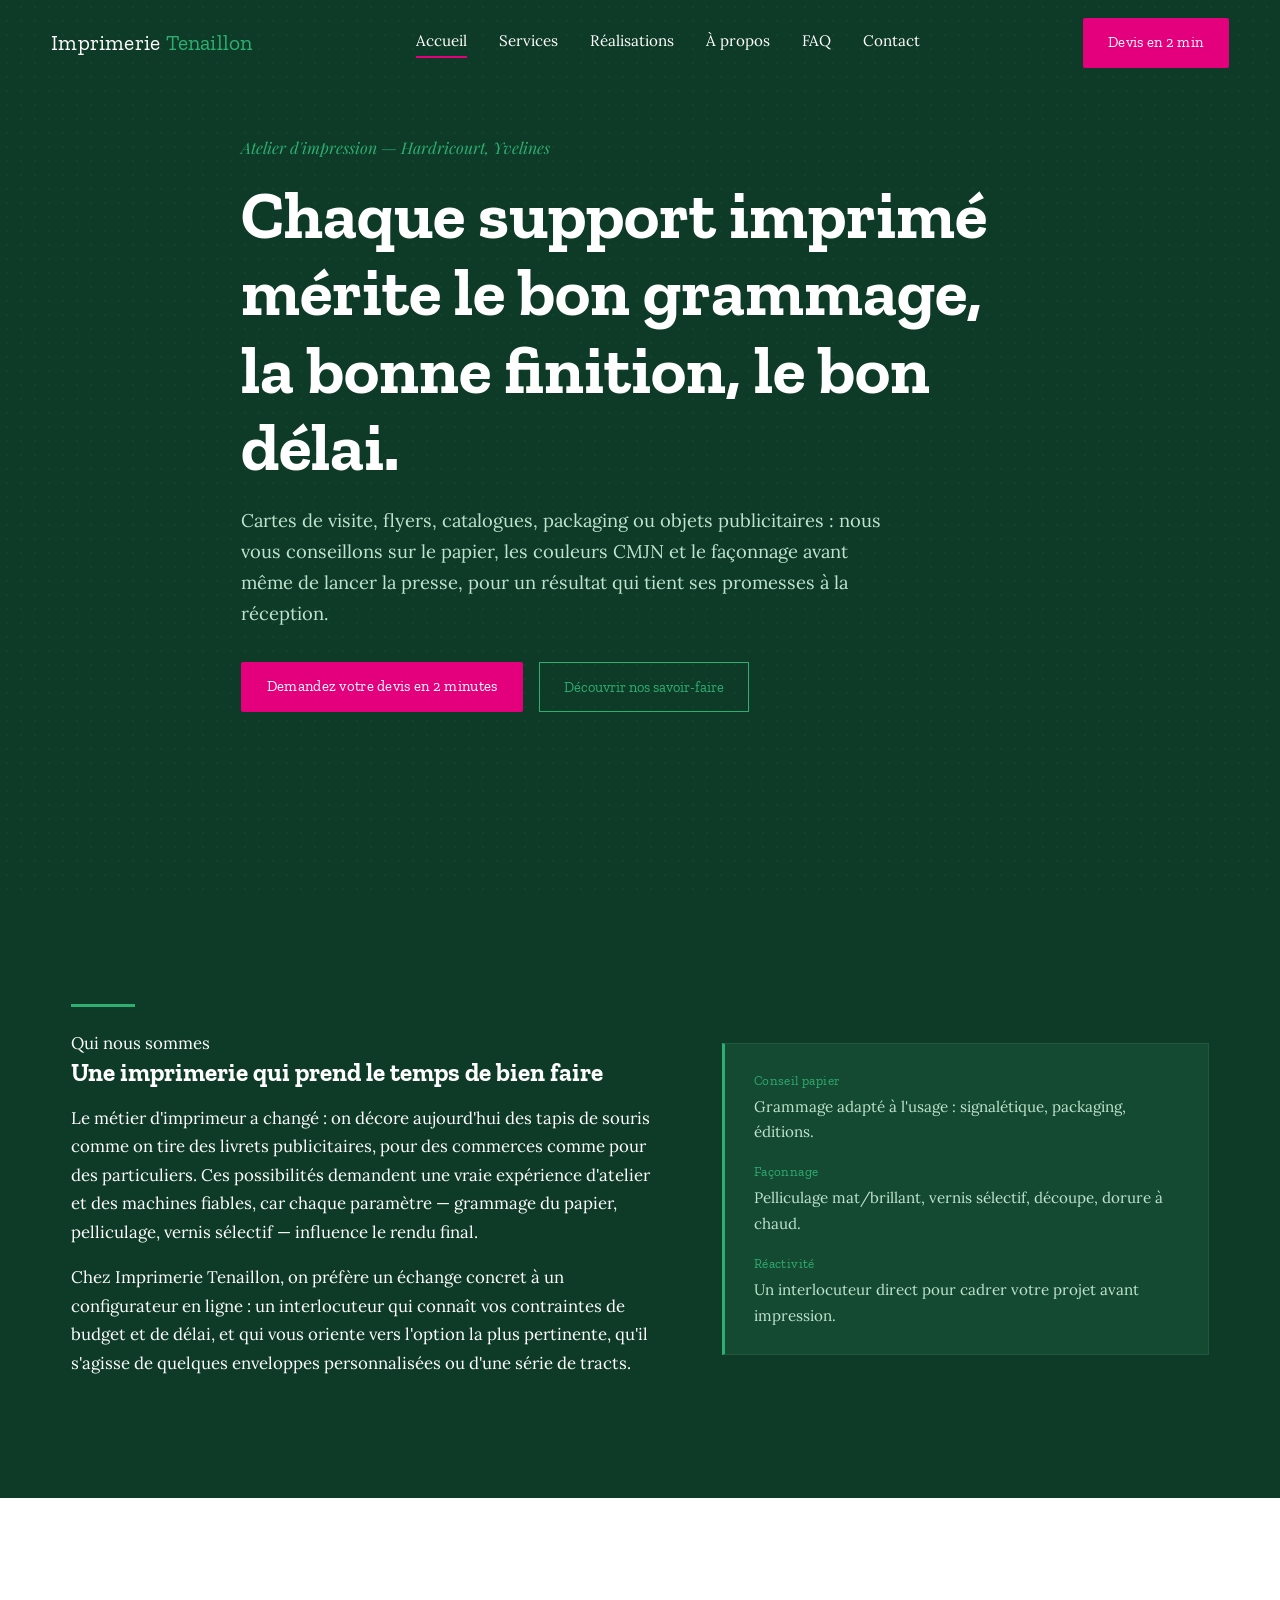
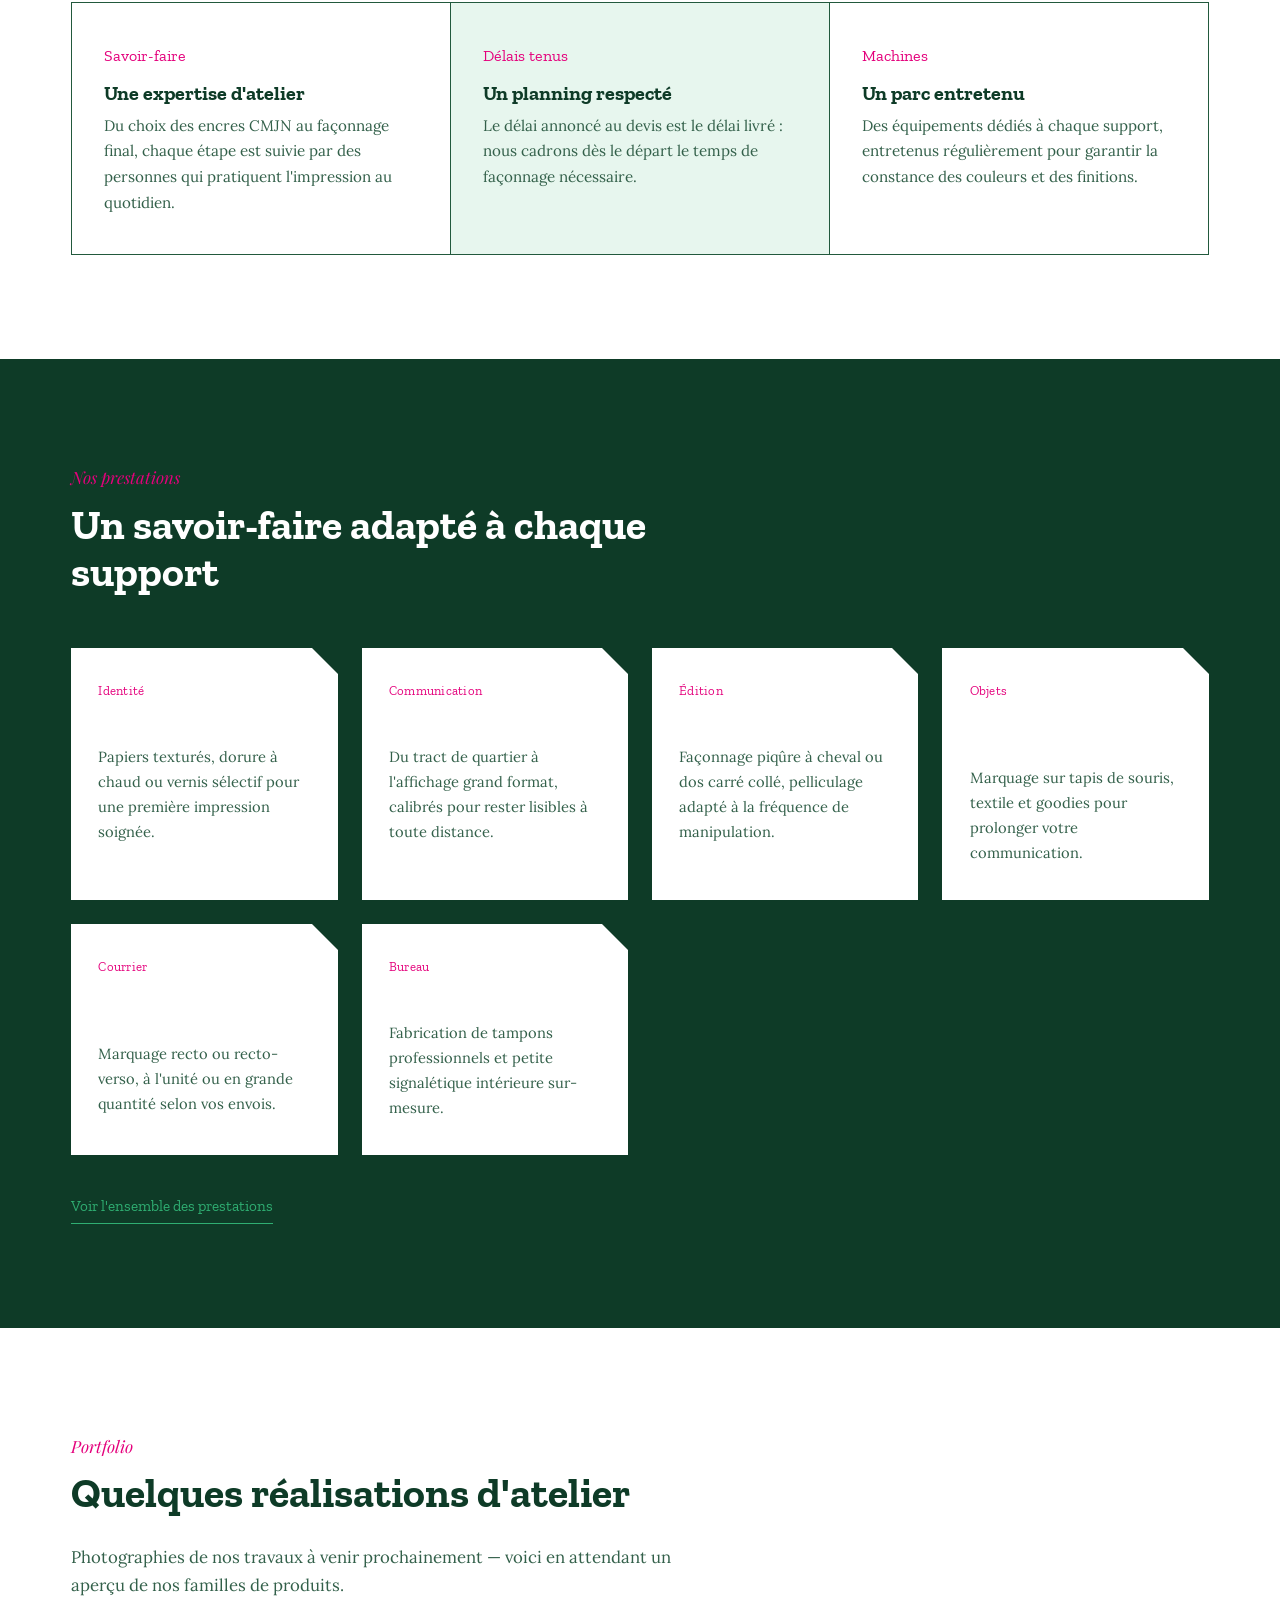
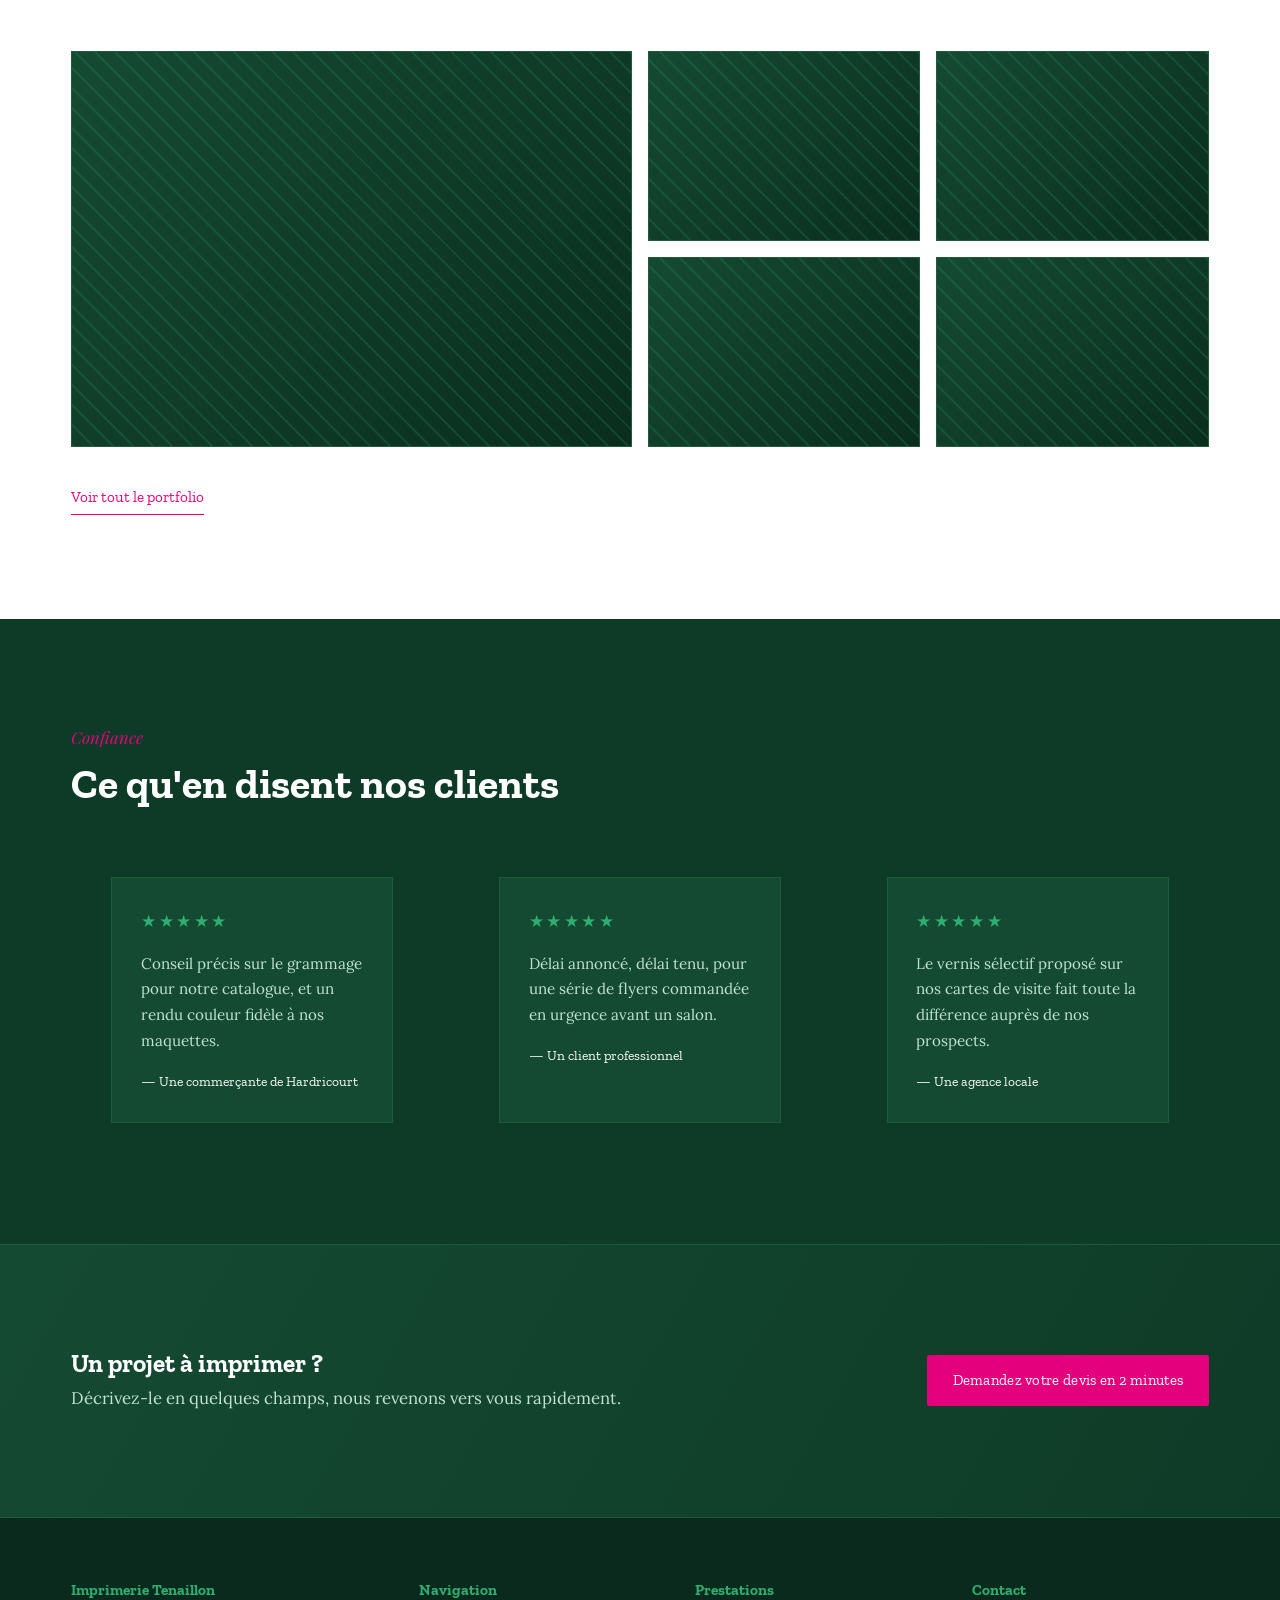
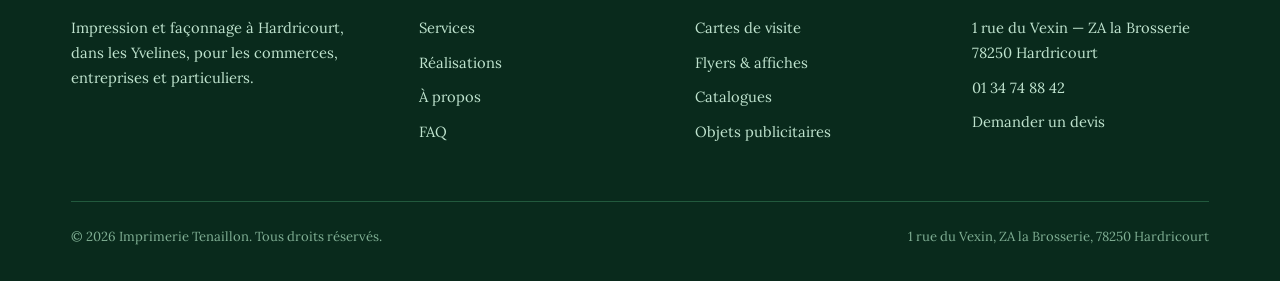
<file: index.html>
<!DOCTYPE html>
<html lang="fr">
<head>
<meta charset="UTF-8">
<meta name="viewport" content="width=device-width, initial-scale=1, viewport-fit=cover">
<title>Imprimerie Tenaillon — Impression & façonnage à Hardricourt (78)</title>
<meta name="description" content="Imprimerie Tenaillon, à Hardricourt (Yvelines) : cartes de visite, flyers, catalogues, objets publicitaires et façonnage sur-mesure. Devis en 2 minutes.">
<link rel="preconnect" href="https://fonts.googleapis.com">
<link rel="preconnect" href="https://fonts.gstatic.com" crossorigin>
<link href="https://fonts.googleapis.com/css2?family=Zilla+Slab:wght@500;600;700&family=Playfair+Display:ital@0;1&family=Lora:ital,wght@0,400;0,500;1,400&display=swap" rel="stylesheet">
<link rel="stylesheet" href="style.css">
</head>
<body>

<header class="entete">
  <a href="index.html" class="logo">Imprimerie <span>Tenaillon</span></a>
  <nav class="nav-principale" id="nav-principale">
    <a href="index.html" class="actif">Accueil</a>
    <a href="services.html">Services</a>
    <a href="realisations.html">Réalisations</a>
    <a href="a-propos.html">À propos</a>
    <a href="faq.html">FAQ</a>
    <a href="contact.html">Contact</a>
  </nav>
  <a href="devis.html" class="bouton-cta">Devis en 2 min</a>
  <button class="bouton-menu" aria-label="Ouvrir le menu" aria-expanded="false">
    <span></span><span></span><span></span>
  </button>
</header>

<main>

  <!-- HERO ------------------------------------------------------------ -->
  <section class="hero">
    <div class="rideau-presse" aria-hidden="true"><div class="barre-presse"></div></div>
    <div class="trame-cmjn" aria-hidden="true"></div>
    <div class="conteneur hero-contenu">
      <span class="hero-eyebrow">Atelier d'impression — Hardricourt, Yvelines</span>
      <h1>Chaque support imprimé mérite le bon grammage, la bonne finition, le bon délai.</h1>
      <p class="chapeau">Cartes de visite, flyers, catalogues, packaging ou objets publicitaires : nous vous conseillons sur le papier, les couleurs CMJN et le façonnage avant même de lancer la presse, pour un résultat qui tient ses promesses à la réception.</p>
      <div class="hero-actions">
        <a href="devis.html" class="bouton-cta">Demandez votre devis en 2 minutes</a>
        <a href="services.html" class="bouton-fantome">Découvrir nos savoir-faire</a>
      </div>
      <div class="tagline-espace"><!-- Emplacement réservé à votre baseline --></div>
    </div>
  </section>

  <!-- PRESENTATION RAPIDE ---------------------------------------------- -->
  <section aria-label="Présentation">
    <div class="conteneur presentation">
      <div data-reveal>
        <div class="filet-or"></div>
        <span class="entete-section fiche" style="margin-bottom:0;">Qui nous sommes</span>
        <h2>Une imprimerie qui prend le temps de bien faire</h2>
        <p>Le métier d'imprimeur a changé : on décore aujourd'hui des tapis de souris comme on tire des livrets publicitaires, pour des commerces comme pour des particuliers. Ces possibilités demandent une vraie expérience d'atelier et des machines fiables, car chaque paramètre — grammage du papier, pelliculage, vernis sélectif — influence le rendu final.</p>
        <p>Chez Imprimerie Tenaillon, on préfère un échange concret à un configurateur en ligne : un interlocuteur qui connaît vos contraintes de budget et de délai, et qui vous oriente vers l'option la plus pertinente, qu'il s'agisse de quelques enveloppes personnalisées ou d'une série de tracts.</p>
      </div>
      <dl class="presentation-fiche" data-reveal>
        <dt>Conseil papier</dt>
        <dd>Grammage adapté à l'usage : signalétique, packaging, éditions.</dd>
        <dt>Façonnage</dt>
        <dd>Pelliculage mat/brillant, vernis sélectif, découpe, dorure à chaud.</dd>
        <dt>Réactivité</dt>
        <dd>Un interlocuteur direct pour cadrer votre projet avant impression.</dd>
      </dl>
    </div>
  </section>

  <!-- PILIERS DE REASSURANCE --------------------------------------------- -->
  <section class="section-claire" aria-label="Nos engagements">
    <div class="conteneur">
      <div class="piliers">
        <div class="pilier" data-reveal style="background:var(--blanc-papier); color:var(--noir-profond);">
          <span class="chiffre" style="color:var(--rouge-encre);">Savoir-faire</span>
          <h3>Une expertise d'atelier</h3>
          <p style="color:var(--texte-clair-att);">Du choix des encres CMJN au façonnage final, chaque étape est suivie par des personnes qui pratiquent l'impression au quotidien.</p>
        </div>
        <div class="pilier" data-reveal style="background:var(--vert-clair); color:var(--noir-profond);">
          <span class="chiffre" style="color:var(--rouge-encre);">Délais tenus</span>
          <h3>Un planning respecté</h3>
          <p style="color:var(--texte-clair-att);">Le délai annoncé au devis est le délai livré : nous cadrons dès le départ le temps de façonnage nécessaire.</p>
        </div>
        <div class="pilier" data-reveal style="background:var(--blanc-papier); color:var(--noir-profond);">
          <span class="chiffre" style="color:var(--rouge-encre);">Machines</span>
          <h3>Un parc entretenu</h3>
          <p style="color:var(--texte-clair-att);">Des équipements dédiés à chaque support, entretenus régulièrement pour garantir la constance des couleurs et des finitions.</p>
        </div>
      </div>
    </div>
  </section>

  <!-- APERCU SERVICES ------------------------------------------------------ -->
  <section aria-label="Nos services">
    <div class="conteneur">
      <div class="entete-section" data-reveal>
        <span class="fiche">Nos prestations</span>
        <h2>Un savoir-faire adapté à chaque support</h2>
      </div>
      <div class="grille-services">
        <div class="carte-service" data-reveal>
          <span class="pastille">Identité</span>
          <h3>Cartes de visite</h3>
          <p>Papiers texturés, dorure à chaud ou vernis sélectif pour une première impression soignée.</p>
        </div>
        <div class="carte-service" data-reveal>
          <span class="pastille">Communication</span>
          <h3>Flyers &amp; affiches</h3>
          <p>Du tract de quartier à l'affichage grand format, calibrés pour rester lisibles à toute distance.</p>
        </div>
        <div class="carte-service" data-reveal>
          <span class="pastille">Édition</span>
          <h3>Catalogues &amp; brochures</h3>
          <p>Façonnage piqûre à cheval ou dos carré collé, pelliculage adapté à la fréquence de manipulation.</p>
        </div>
        <div class="carte-service" data-reveal>
          <span class="pastille">Objets</span>
          <h3>Objets publicitaires &amp; textile</h3>
          <p>Marquage sur tapis de souris, textile et goodies pour prolonger votre communication.</p>
        </div>
        <div class="carte-service" data-reveal>
          <span class="pastille">Courrier</span>
          <h3>Enveloppes personnalisées</h3>
          <p>Marquage recto ou recto-verso, à l'unité ou en grande quantité selon vos envois.</p>
        </div>
        <div class="carte-service" data-reveal>
          <span class="pastille">Bureau</span>
          <h3>Tampons &amp; signalétique</h3>
          <p>Fabrication de tampons professionnels et petite signalétique intérieure sur-mesure.</p>
        </div>
      </div>
      <a href="services.html" class="lien-voir-tout" data-reveal>Voir l'ensemble des prestations</a>
    </div>
  </section>

  <!-- APERCU REALISATIONS ----------------------------------------------------- -->
  <section class="section-claire" aria-label="Nos réalisations">
    <div class="conteneur">
      <div class="entete-section" data-reveal>
        <span class="fiche" style="color:var(--rouge-encre);">Portfolio</span>
        <h2>Quelques réalisations d'atelier</h2>
        <p class="gris-texte">Photographies de nos travaux à venir prochainement — voici en attendant un aperçu de nos familles de produits.</p>
      </div>
      <div class="galerie-apercu" data-reveal>
        <div class="vignette"><div class="motif"></div><span class="legende">Catalogue 32 pages — dos carré collé, 135 g</span></div>
        <div class="vignette"><div class="motif"></div><span class="legende">Cartes de visite — pelliculage mat</span></div>
        <div class="vignette"><div class="motif"></div><span class="legende">Affiche A2 — vernis sélectif</span></div>
        <div class="vignette"><div class="motif"></div><span class="legende">Packaging — découpe sur-mesure</span></div>
        <div class="vignette"><div class="motif"></div><span class="legende">Textile marqué</span></div>
      </div>
      <a href="realisations.html" class="lien-voir-tout" data-reveal style="color:var(--rouge-encre); border-color:var(--rouge-encre);">Voir tout le portfolio</a>
    </div>
  </section>

  <!-- AVIS CLIENTS ---------------------------------------------------------------- -->
  <section aria-label="Avis clients">
    <div class="conteneur">
      <div class="entete-section" data-reveal>
        <span class="fiche">Confiance</span>
        <h2>Ce qu'en disent nos clients</h2>
      </div>
      <div class="avis-liste">
        <blockquote class="avis" data-reveal>
          <span class="etoiles">★★★★★</span>
          <p>Conseil précis sur le grammage pour notre catalogue, et un rendu couleur fidèle à nos maquettes.</p>
          <footer>— Une commerçante de Hardricourt</footer>
        </blockquote>
        <blockquote class="avis" data-reveal>
          <span class="etoiles">★★★★★</span>
          <p>Délai annoncé, délai tenu, pour une série de flyers commandée en urgence avant un salon.</p>
          <footer>— Un client professionnel</footer>
        </blockquote>
        <blockquote class="avis" data-reveal>
          <span class="etoiles">★★★★★</span>
          <p>Le vernis sélectif proposé sur nos cartes de visite fait toute la différence auprès de nos prospects.</p>
          <footer>— Une agence locale</footer>
        </blockquote>
      </div>
    </div>
  </section>

  <!-- CTA FINAL ---------------------------------------------------------------------- -->
  <section class="cta-final" aria-label="Demander un devis">
    <div class="conteneur">
      <div>
        <h2>Un projet à imprimer ?</h2>
        <p>Décrivez-le en quelques champs, nous revenons vers vous rapidement.</p>
      </div>
      <a href="devis.html" class="bouton-cta">Demandez votre devis en 2 minutes</a>
    </div>
  </section>

</main>

<footer class="pied">
  <div class="conteneur">
    <div class="pied-grille">
      <div>
        <h4>Imprimerie Tenaillon</h4>
        <p style="color:var(--gris-texte);">Impression et façonnage à Hardricourt, dans les Yvelines, pour les commerces, entreprises et particuliers.</p>
      </div>
      <div>
        <h4>Navigation</h4>
        <ul>
          <li><a href="services.html">Services</a></li>
          <li><a href="realisations.html">Réalisations</a></li>
          <li><a href="a-propos.html">À propos</a></li>
          <li><a href="faq.html">FAQ</a></li>
        </ul>
      </div>
      <div>
        <h4>Prestations</h4>
        <ul>
          <li><a href="services.html">Cartes de visite</a></li>
          <li><a href="services.html">Flyers &amp; affiches</a></li>
          <li><a href="services.html">Catalogues</a></li>
          <li><a href="services.html">Objets publicitaires</a></li>
        </ul>
      </div>
      <div>
        <h4>Contact</h4>
        <ul>
          <li>1 rue du Vexin — ZA la Brosserie<br>78250 Hardricourt</li>
          <li><a href="tel:0134748842">01 34 74 88 42</a></li>
          <li><a href="devis.html">Demander un devis</a></li>
        </ul>
      </div>
    </div>
    <div class="pied-bas">
      <span>© 2026 Imprimerie Tenaillon. Tous droits réservés.</span>
      <span>1 rue du Vexin, ZA la Brosserie, 78250 Hardricourt</span>
    </div>
  </div>
</footer>

<script src="main.js"></script>
</body>
</html>
</file>
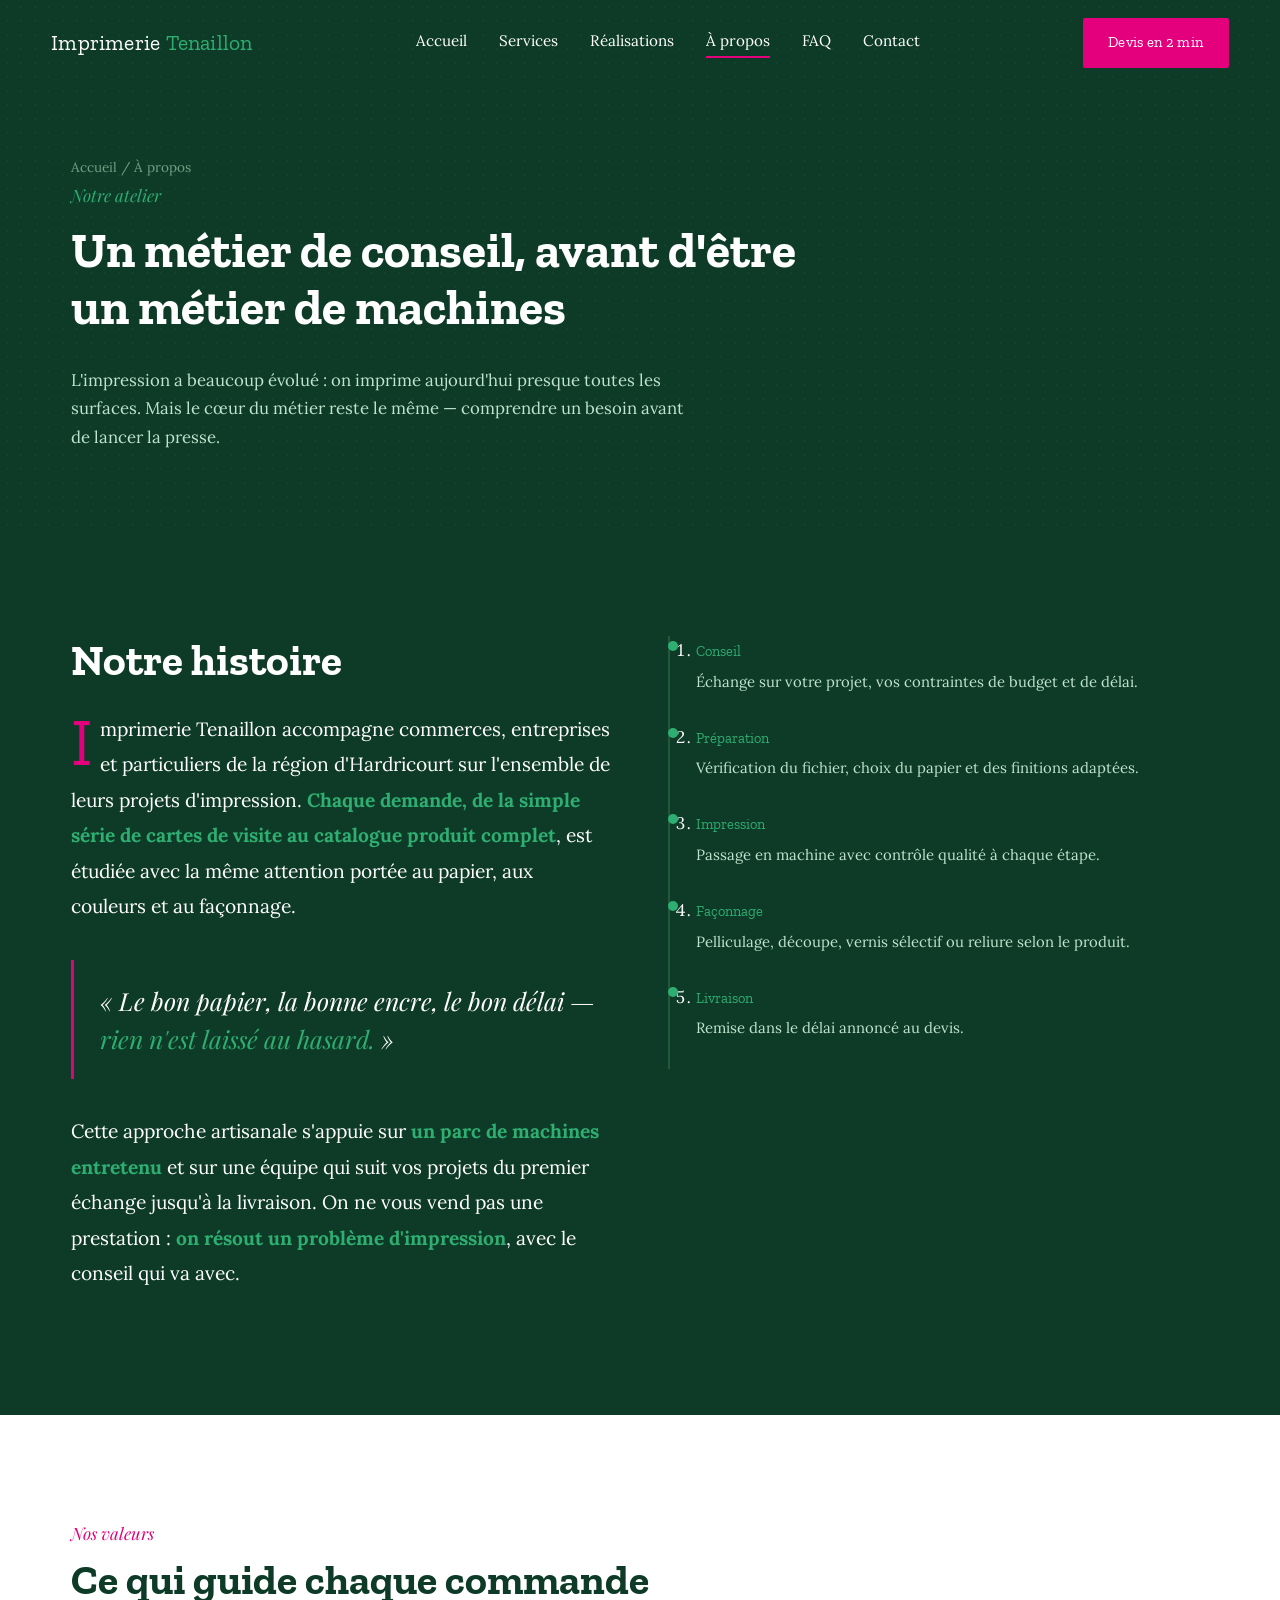
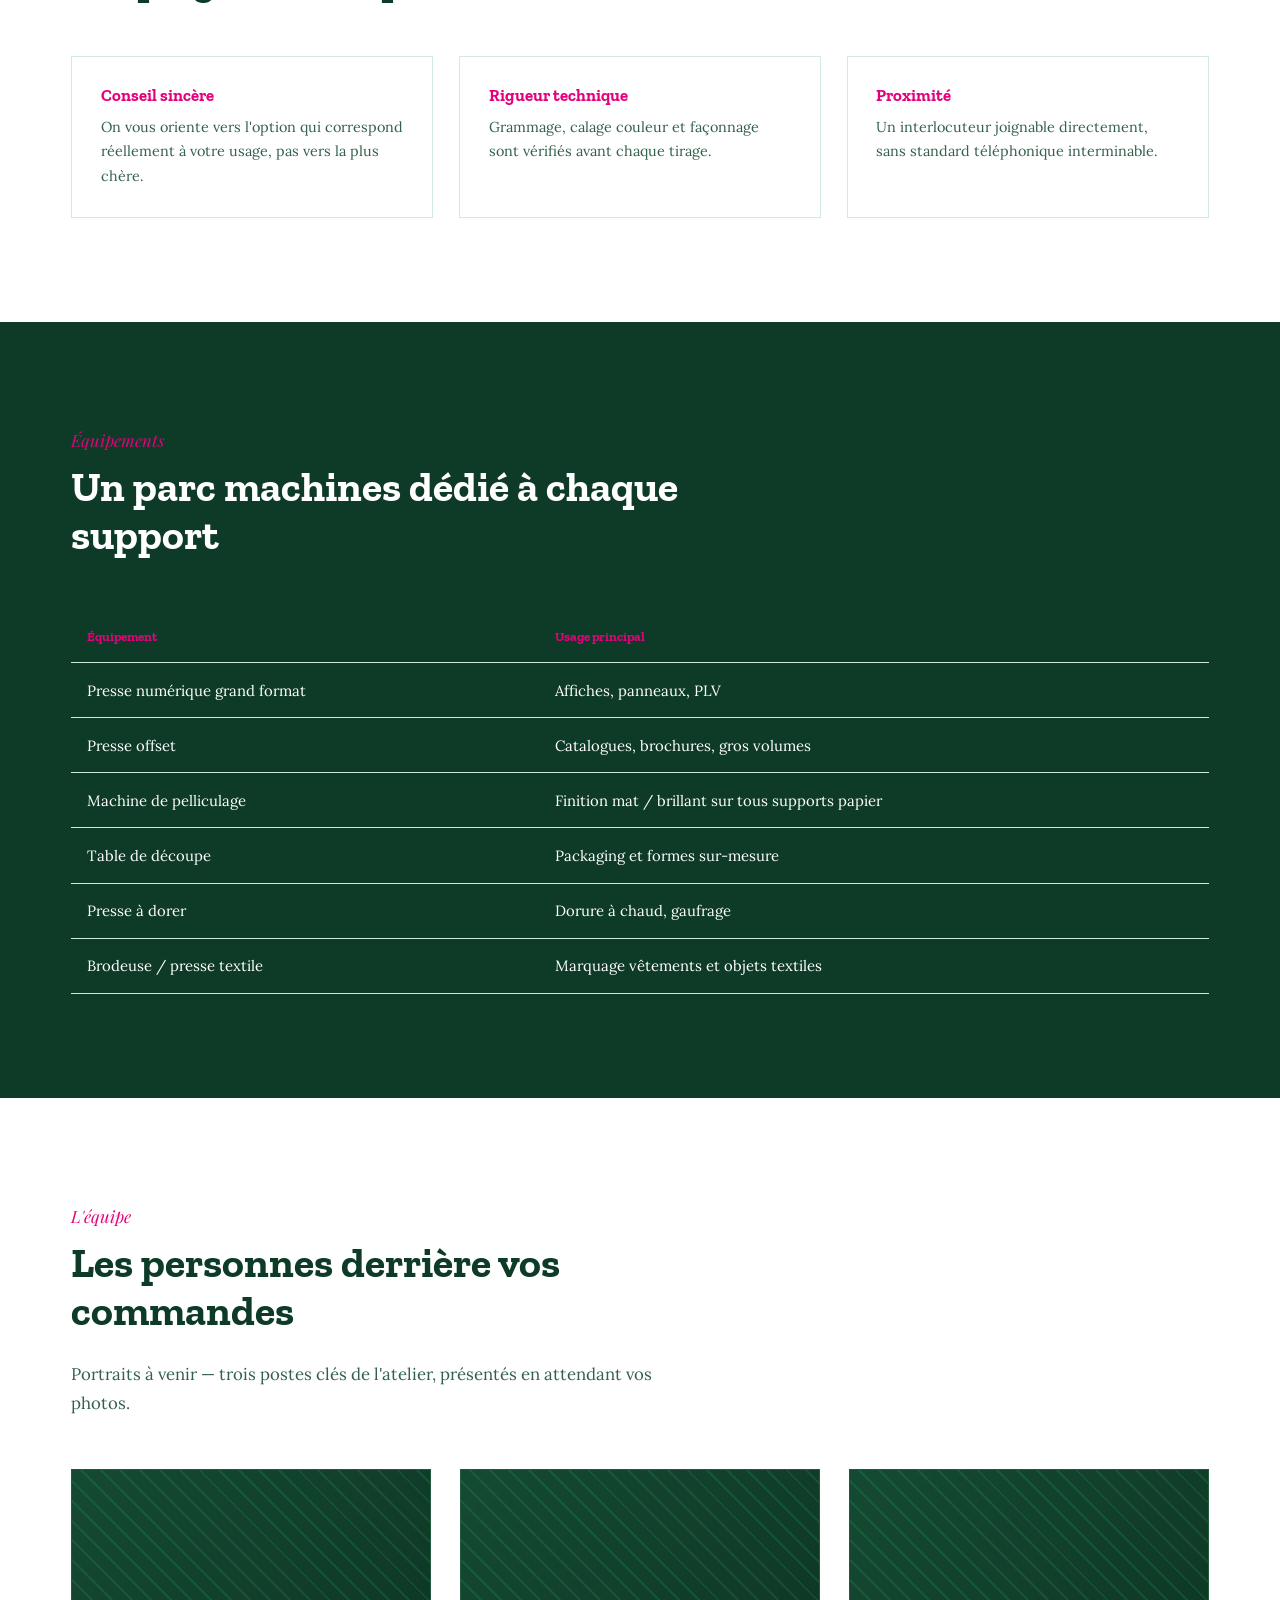
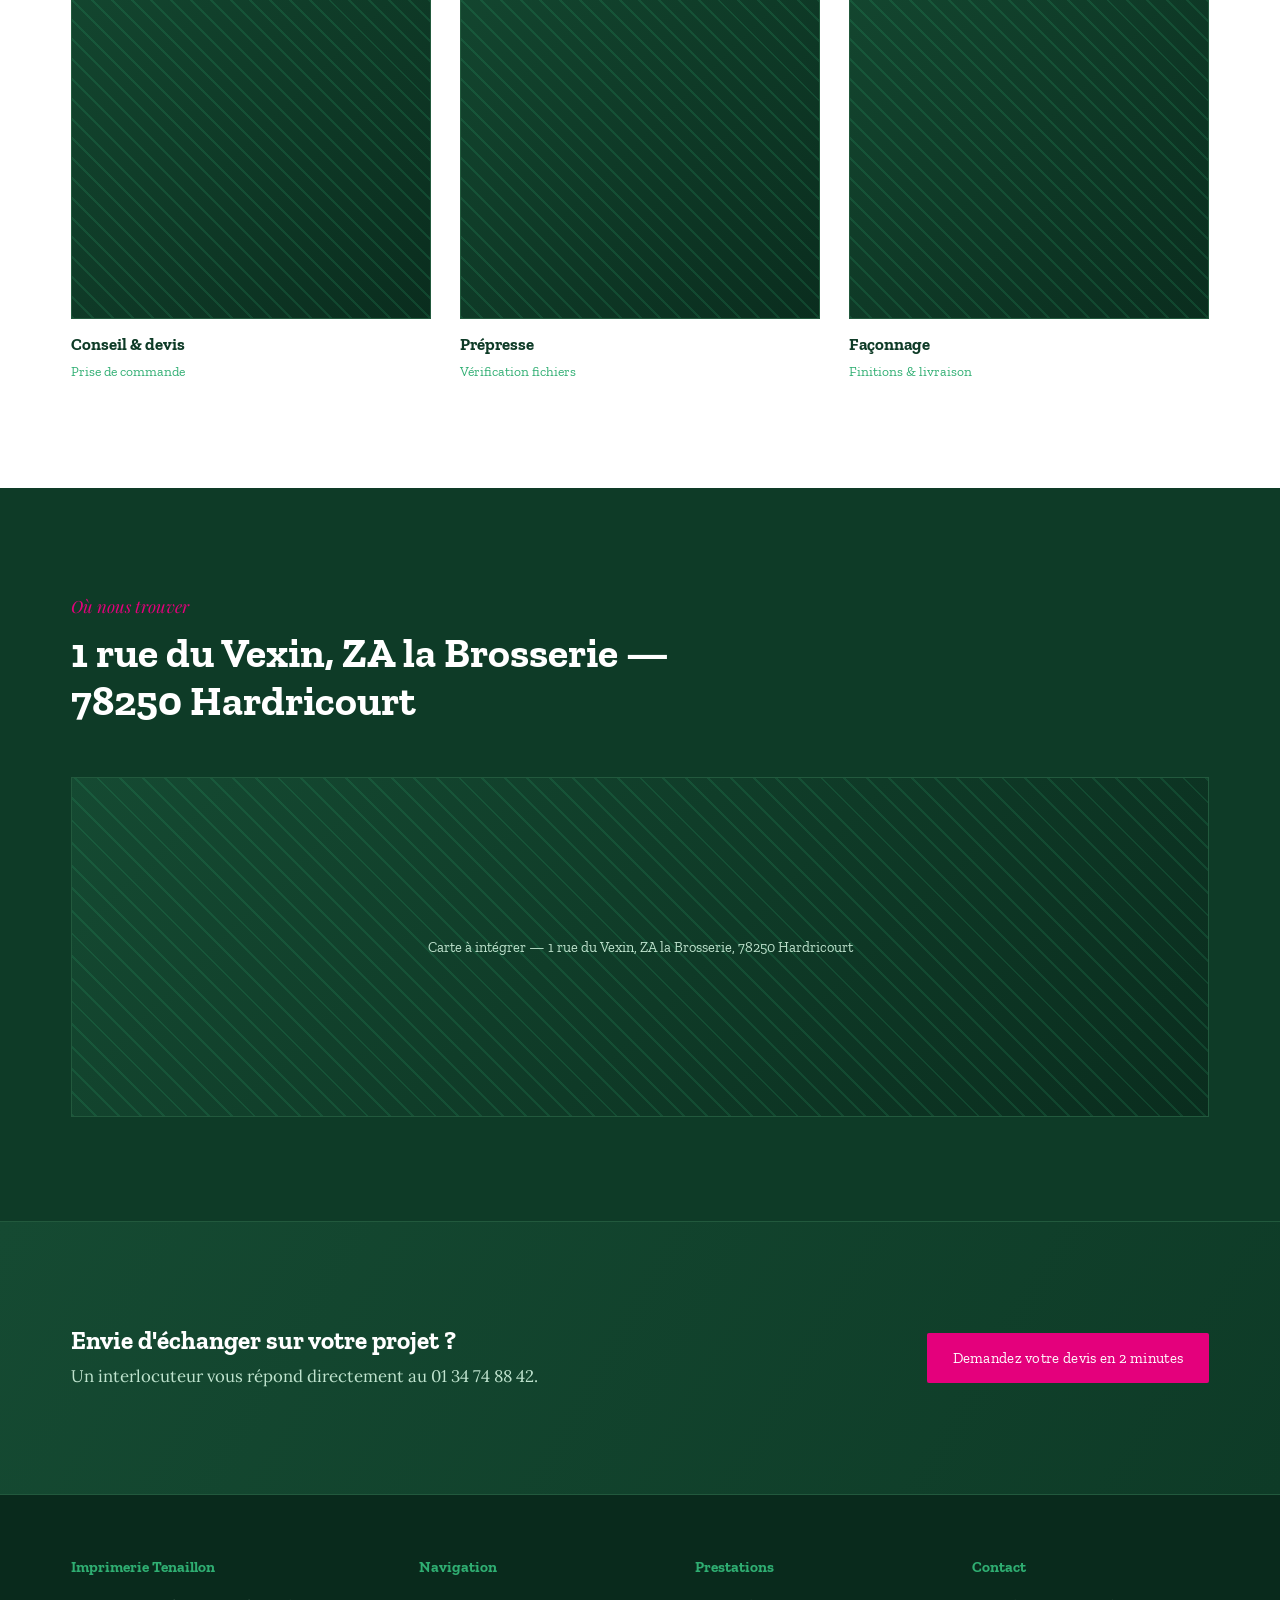
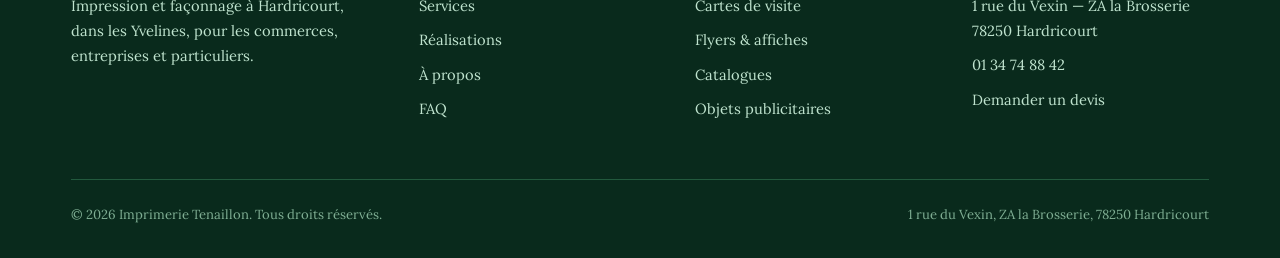
<file: a-propos.html>
<!DOCTYPE html>
<html lang="fr">
<head>
<meta charset="UTF-8">
<meta name="viewport" content="width=device-width, initial-scale=1, viewport-fit=cover">
<title>À propos — Imprimerie Tenaillon</title>
<meta name="description" content="Histoire, valeurs, parc machines et équipe de l'Imprimerie Tenaillon, atelier d'impression à Hardricourt dans les Yvelines.">
<link rel="preconnect" href="https://fonts.googleapis.com">
<link rel="preconnect" href="https://fonts.gstatic.com" crossorigin>
<link href="https://fonts.googleapis.com/css2?family=Zilla+Slab:wght@500;600;700&family=Playfair+Display:ital@0;1&family=Lora:ital,wght@0,400;0,500;1,400&display=swap" rel="stylesheet">
<link rel="stylesheet" href="style.css">
</head>
<body>

<header class="entete">
  <a href="index.html" class="logo">Imprimerie <span>Tenaillon</span></a>
  <nav class="nav-principale" id="nav-principale">
    <a href="index.html">Accueil</a>
    <a href="services.html">Services</a>
    <a href="realisations.html">Réalisations</a>
    <a href="a-propos.html" class="actif">À propos</a>
    <a href="faq.html">FAQ</a>
    <a href="contact.html">Contact</a>
  </nav>
  <a href="devis.html" class="bouton-cta">Devis en 2 min</a>
  <button class="bouton-menu" aria-label="Ouvrir le menu" aria-expanded="false">
    <span></span><span></span><span></span>
  </button>
</header>

<main>

  <section class="page-hero">
    <div class="trame-cmjn" aria-hidden="true"></div>
    <div class="conteneur">
      <span class="fil-ariane"><a href="index.html">Accueil</a> / À propos</span>
      <span class="fiche">Notre atelier</span>
      <h1>Un métier de conseil, avant d'être un métier de machines</h1>
      <p>L'impression a beaucoup évolué : on imprime aujourd'hui presque toutes les surfaces. Mais le cœur du métier reste le même — comprendre un besoin avant de lancer la presse.</p>
    </div>
  </section>

  <section aria-label="Notre histoire">
    <div class="conteneur histoire">
      <div data-reveal class="histoire-texte">
        <div class="filet-or"></div>
        <h2>Notre histoire</h2>
        <p class="lettrine">Imprimerie Tenaillon accompagne commerces, entreprises et particuliers de la région d'Hardricourt sur l'ensemble de leurs projets d'impression. <strong>Chaque demande, de la simple série de cartes de visite au catalogue produit complet</strong>, est étudiée avec la même attention portée au papier, aux couleurs et au façonnage.</p>
        <blockquote class="citation">« Le bon papier, la bonne encre, le bon délai — <em>rien n'est laissé au hasard.</em> »</blockquote>
        <p>Cette approche artisanale s'appuie sur <strong>un parc de machines entretenu</strong> et sur une équipe qui suit vos projets du premier échange jusqu'à la livraison. On ne vous vend pas une prestation : <strong>on résout un problème d'impression</strong>, avec le conseil qui va avec.</p>
      </div>
      <ol class="chronologie" data-reveal>
        <li class="etape">
          <span class="annee">Conseil</span>
          <p>Échange sur votre projet, vos contraintes de budget et de délai.</p>
        </li>
        <li class="etape">
          <span class="annee">Préparation</span>
          <p>Vérification du fichier, choix du papier et des finitions adaptées.</p>
        </li>
        <li class="etape">
          <span class="annee">Impression</span>
          <p>Passage en machine avec contrôle qualité à chaque étape.</p>
        </li>
        <li class="etape">
          <span class="annee">Façonnage</span>
          <p>Pelliculage, découpe, vernis sélectif ou reliure selon le produit.</p>
        </li>
        <li class="etape">
          <span class="annee">Livraison</span>
          <p>Remise dans le délai annoncé au devis.</p>
        </li>
      </ol>
    </div>
  </section>

  <section class="section-claire" aria-label="Nos valeurs">
    <div class="conteneur">
      <div class="entete-section" data-reveal>
        <span class="fiche" style="color:var(--rouge-encre);">Nos valeurs</span>
        <h2>Ce qui guide chaque commande</h2>
      </div>
      <div class="valeurs-grille" data-reveal>
        <div class="valeur" style="background:var(--blanc-papier); border-color:#D3EBDD;">
          <h4 style="color:var(--rouge-encre);">Conseil sincère</h4>
          <p style="color:var(--texte-clair-att);">On vous oriente vers l'option qui correspond réellement à votre usage, pas vers la plus chère.</p>
        </div>
        <div class="valeur" style="background:var(--blanc-papier); border-color:#D3EBDD;">
          <h4 style="color:var(--rouge-encre);">Rigueur technique</h4>
          <p style="color:var(--texte-clair-att);">Grammage, calage couleur et façonnage sont vérifiés avant chaque tirage.</p>
        </div>
        <div class="valeur" style="background:var(--blanc-papier); border-color:#D3EBDD;">
          <h4 style="color:var(--rouge-encre);">Proximité</h4>
          <p style="color:var(--texte-clair-att);">Un interlocuteur joignable directement, sans standard téléphonique interminable.</p>
        </div>
      </div>
    </div>
  </section>

  <section aria-label="Notre parc machines">
    <div class="conteneur">
      <div class="entete-section" data-reveal>
        <span class="fiche">Équipements</span>
        <h2>Un parc machines dédié à chaque support</h2>
      </div>
      <table class="machines-liste" data-reveal>
        <thead>
          <tr><th>Équipement</th><th>Usage principal</th></tr>
        </thead>
        <tbody>
          <tr><td>Presse numérique grand format</td><td>Affiches, panneaux, PLV</td></tr>
          <tr><td>Presse offset</td><td>Catalogues, brochures, gros volumes</td></tr>
          <tr><td>Machine de pelliculage</td><td>Finition mat / brillant sur tous supports papier</td></tr>
          <tr><td>Table de découpe</td><td>Packaging et formes sur-mesure</td></tr>
          <tr><td>Presse à dorer</td><td>Dorure à chaud, gaufrage</td></tr>
          <tr><td>Brodeuse / presse textile</td><td>Marquage vêtements et objets textiles</td></tr>
        </tbody>
      </table>
    </div>
  </section>

  <section class="section-claire" aria-label="Notre équipe">
    <div class="conteneur">
      <div class="entete-section" data-reveal>
        <span class="fiche" style="color:var(--rouge-encre);">L'équipe</span>
        <h2>Les personnes derrière vos commandes</h2>
        <p class="gris-texte">Portraits à venir — trois postes clés de l'atelier, présentés en attendant vos photos.</p>
      </div>
      <div class="equipe-grille" data-reveal>
        <div class="membre">
          <div class="photo-placeholder"></div>
          <h4 style="color:var(--noir-profond);">Conseil &amp; devis</h4>
          <span>Prise de commande</span>
        </div>
        <div class="membre">
          <div class="photo-placeholder"></div>
          <h4 style="color:var(--noir-profond);">Prépresse</h4>
          <span>Vérification fichiers</span>
        </div>
        <div class="membre">
          <div class="photo-placeholder"></div>
          <h4 style="color:var(--noir-profond);">Façonnage</h4>
          <span>Finitions &amp; livraison</span>
        </div>
      </div>
    </div>
  </section>

  <section aria-label="Localisation">
    <div class="conteneur">
      <div class="entete-section" data-reveal>
        <span class="fiche">Où nous trouver</span>
        <h2>1 rue du Vexin, ZA la Brosserie — 78250 Hardricourt</h2>
      </div>
      <div class="carte-placeholder" data-reveal>
        <span>Carte à intégrer — 1 rue du Vexin, ZA la Brosserie, 78250 Hardricourt</span>
      </div>
    </div>
  </section>

  <section class="cta-final" aria-label="Demander un devis">
    <div class="conteneur">
      <div>
        <h2>Envie d'échanger sur votre projet ?</h2>
        <p>Un interlocuteur vous répond directement au 01 34 74 88 42.</p>
      </div>
      <a href="devis.html" class="bouton-cta">Demandez votre devis en 2 minutes</a>
    </div>
  </section>

</main>

<footer class="pied">
  <div class="conteneur">
    <div class="pied-grille">
      <div>
        <h4>Imprimerie Tenaillon</h4>
        <p style="color:var(--gris-texte);">Impression et façonnage à Hardricourt, dans les Yvelines, pour les commerces, entreprises et particuliers.</p>
      </div>
      <div>
        <h4>Navigation</h4>
        <ul>
          <li><a href="services.html">Services</a></li>
          <li><a href="realisations.html">Réalisations</a></li>
          <li><a href="a-propos.html">À propos</a></li>
          <li><a href="faq.html">FAQ</a></li>
        </ul>
      </div>
      <div>
        <h4>Prestations</h4>
        <ul>
          <li><a href="services.html">Cartes de visite</a></li>
          <li><a href="services.html">Flyers &amp; affiches</a></li>
          <li><a href="services.html">Catalogues</a></li>
          <li><a href="services.html">Objets publicitaires</a></li>
        </ul>
      </div>
      <div>
        <h4>Contact</h4>
        <ul>
          <li>1 rue du Vexin — ZA la Brosserie<br>78250 Hardricourt</li>
          <li><a href="tel:0134748842">01 34 74 88 42</a></li>
          <li><a href="devis.html">Demander un devis</a></li>
        </ul>
      </div>
    </div>
    <div class="pied-bas">
      <span>© 2026 Imprimerie Tenaillon. Tous droits réservés.</span>
      <span>1 rue du Vexin, ZA la Brosserie, 78250 Hardricourt</span>
    </div>
  </div>
</footer>

<script src="main.js"></script>
</body>
</html>
</file>
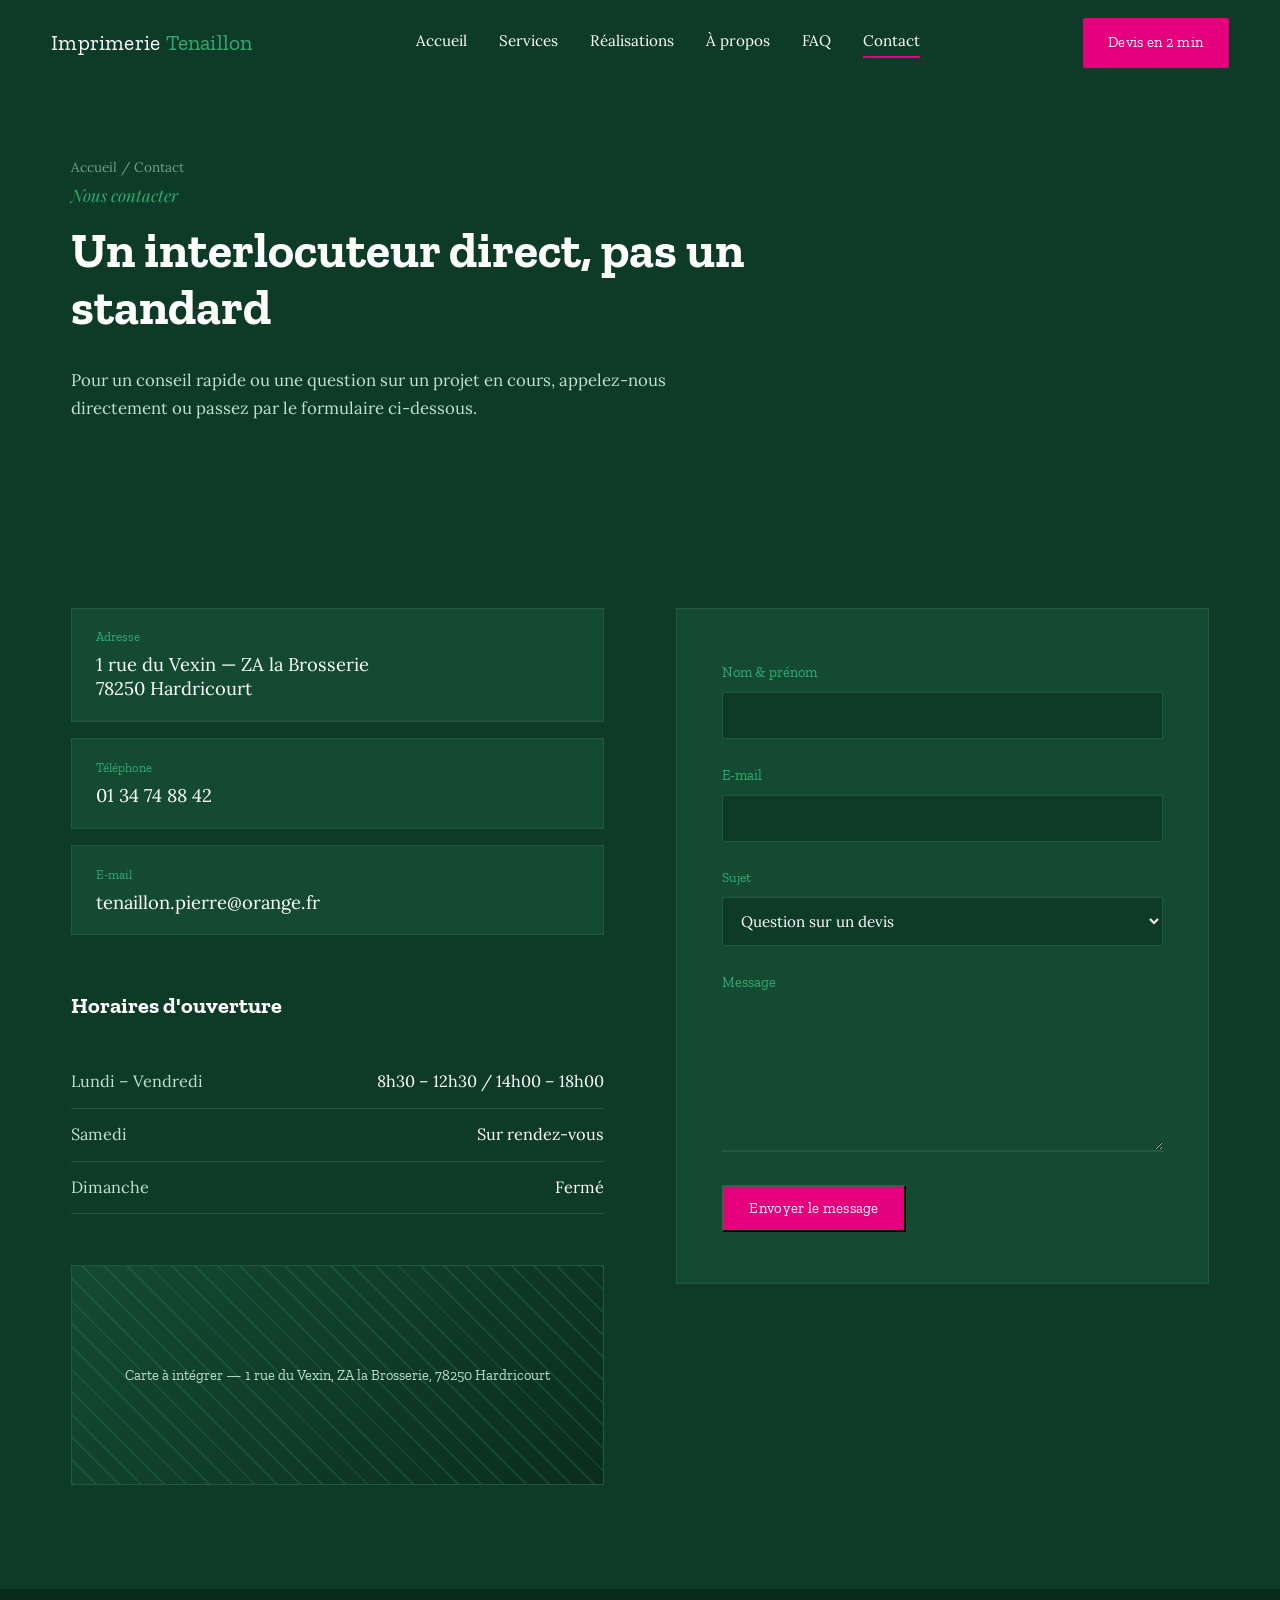
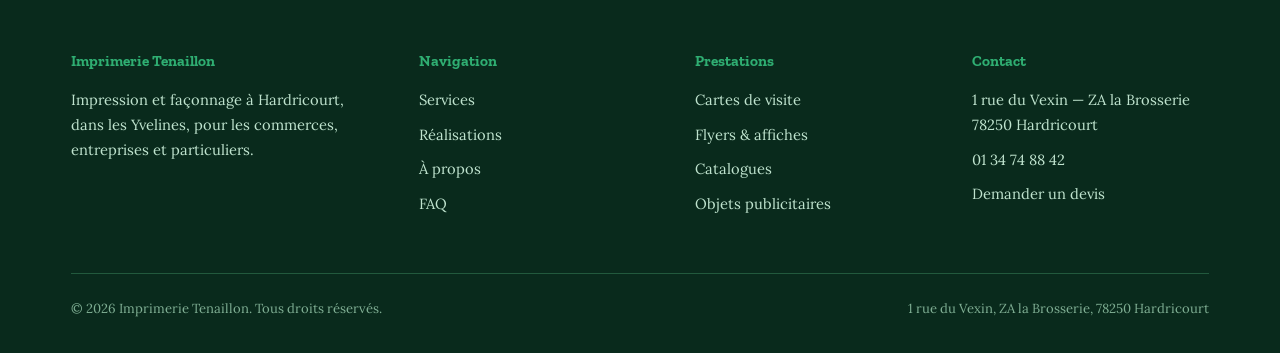
<file: contact.html>
<!DOCTYPE html>
<html lang="fr">
<head>
<meta charset="UTF-8">
<meta name="viewport" content="width=device-width, initial-scale=1, viewport-fit=cover">
<title>Contact — Imprimerie Tenaillon</title>
<meta name="description" content="Contactez l'Imprimerie Tenaillon à Hardricourt (Yvelines) : adresse, téléphone, horaires et formulaire de contact.">
<link rel="preconnect" href="https://fonts.googleapis.com">
<link rel="preconnect" href="https://fonts.gstatic.com" crossorigin>
<link href="https://fonts.googleapis.com/css2?family=Zilla+Slab:wght@500;600;700&family=Playfair+Display:ital@0;1&family=Lora:ital,wght@0,400;0,500;1,400&display=swap" rel="stylesheet">
<link rel="stylesheet" href="style.css">
</head>
<body>

<header class="entete">
  <a href="index.html" class="logo">Imprimerie <span>Tenaillon</span></a>
  <nav class="nav-principale" id="nav-principale">
    <a href="index.html">Accueil</a>
    <a href="services.html">Services</a>
    <a href="realisations.html">Réalisations</a>
    <a href="a-propos.html">À propos</a>
    <a href="faq.html">FAQ</a>
    <a href="contact.html" class="actif">Contact</a>
  </nav>
  <a href="devis.html" class="bouton-cta">Devis en 2 min</a>
  <button class="bouton-menu" aria-label="Ouvrir le menu" aria-expanded="false">
    <span></span><span></span><span></span>
  </button>
</header>

<main>

  <section class="page-hero">
    <div class="trame-cmjn" aria-hidden="true"></div>
    <div class="conteneur">
      <span class="fil-ariane"><a href="index.html">Accueil</a> / Contact</span>
      <span class="fiche">Nous contacter</span>
      <h1>Un interlocuteur direct, pas un standard</h1>
      <p>Pour un conseil rapide ou une question sur un projet en cours, appelez-nous directement ou passez par le formulaire ci-dessous.</p>
    </div>
  </section>

  <section aria-label="Coordonnées et formulaire">
    <div class="conteneur contact-grille contact-grille-large">
      <div class="infos-contact infos-contact-grandes" data-reveal>

        <button type="button" class="info-copiable" data-copy="1 rue du Vexin, ZA la Brosserie, 78250 Hardricourt">
          <span class="info-label">Adresse</span>
          <span class="info-valeur">1 rue du Vexin — ZA la Brosserie<br>78250 Hardricourt</span>
          <span class="info-action">Copier <span class="info-icone">⧉</span></span>
        </button>

        <button type="button" class="info-copiable" data-copy="01 34 74 88 42">
          <span class="info-label">Téléphone</span>
          <span class="info-valeur">01 34 74 88 42</span>
          <span class="info-action">Copier <span class="info-icone">⧉</span></span>
        </button>

        <button type="button" class="info-copiable" data-copy="tenaillon.pierre@orange.fr">
          <span class="info-label">E-mail</span>
          <span class="info-valeur">tenaillon.pierre@orange.fr</span>
          <span class="info-action">Copier <span class="info-icone">⧉</span></span>
        </button>

        <p class="info-copie-confirmation" hidden>Copié dans le presse-papiers ✓</p>

        <h3 style="margin-top:2.6rem; font-size:1.4rem;">Horaires d'ouverture</h3>
        <table class="horaires horaires-grandes">
          <tr><td>Lundi – Vendredi</td><td>8h30 – 12h30 / 14h00 – 18h00</td></tr>
          <tr><td>Samedi</td><td>Sur rendez-vous</td></tr>
          <tr><td>Dimanche</td><td>Fermé</td></tr>
        </table>

        <div class="carte-placeholder" style="margin-top:2.2rem; min-height:220px;">
          <span>Carte à intégrer — 1 rue du Vexin, ZA la Brosserie, 78250 Hardricourt</span>
        </div>
      </div>

      <form class="formulaire formulaire-grande" data-formulaire data-reveal style="max-width:none;" autocomplete="on">
        <!-- Piège anti-robot : champ invisible pour les humains, rempli uniquement par les bots -->
        <div class="champ-piege" aria-hidden="true">
          <label for="c-site-web">Site web</label>
          <input type="text" id="c-site-web" name="site-web" tabindex="-1" autocomplete="off">
        </div>
        <input type="hidden" name="horodatage-affichage" class="horodatage-affichage">

        <div class="champ champ-grand">
          <label for="c-nom">Nom &amp; prénom</label>
          <input type="text" id="c-nom" name="nom" maxlength="80" required>
        </div>
        <div class="champ champ-grand">
          <label for="c-email">E-mail</label>
          <input type="email" id="c-email" name="email" maxlength="120" required>
        </div>
        <div class="champ">
          <label for="c-sujet">Sujet</label>
          <select id="c-sujet" name="sujet">
            <option>Question sur un devis</option>
            <option>Suivi de commande</option>
            <option>Autre demande</option>
          </select>
        </div>
        <div class="champ champ-grand">
          <label for="c-message">Message</label>
          <textarea id="c-message" name="message" maxlength="2000" required></textarea>
        </div>
        <button type="submit" class="bouton-cta">Envoyer le message</button>
        <p class="confirmation-envoi" hidden style="margin-top:1.4rem; color: var(--or);">
          Merci, votre message a bien été envoyé. Nous vous répondons rapidement.
        </p>
      </form>
    </div>
  </section>

</main>

<footer class="pied">
  <div class="conteneur">
    <div class="pied-grille">
      <div>
        <h4>Imprimerie Tenaillon</h4>
        <p style="color:var(--gris-texte);">Impression et façonnage à Hardricourt, dans les Yvelines, pour les commerces, entreprises et particuliers.</p>
      </div>
      <div>
        <h4>Navigation</h4>
        <ul>
          <li><a href="services.html">Services</a></li>
          <li><a href="realisations.html">Réalisations</a></li>
          <li><a href="a-propos.html">À propos</a></li>
          <li><a href="faq.html">FAQ</a></li>
        </ul>
      </div>
      <div>
        <h4>Prestations</h4>
        <ul>
          <li><a href="services.html">Cartes de visite</a></li>
          <li><a href="services.html">Flyers &amp; affiches</a></li>
          <li><a href="services.html">Catalogues</a></li>
          <li><a href="services.html">Objets publicitaires</a></li>
        </ul>
      </div>
      <div>
        <h4>Contact</h4>
        <ul>
          <li>1 rue du Vexin — ZA la Brosserie<br>78250 Hardricourt</li>
          <li><a href="tel:0134748842">01 34 74 88 42</a></li>
          <li><a href="devis.html">Demander un devis</a></li>
        </ul>
      </div>
    </div>
    <div class="pied-bas">
      <span>© 2026 Imprimerie Tenaillon. Tous droits réservés.</span>
      <span>1 rue du Vexin, ZA la Brosserie, 78250 Hardricourt</span>
    </div>
  </div>
</footer>

<script src="main.js"></script>
</body>
</html>
</file>
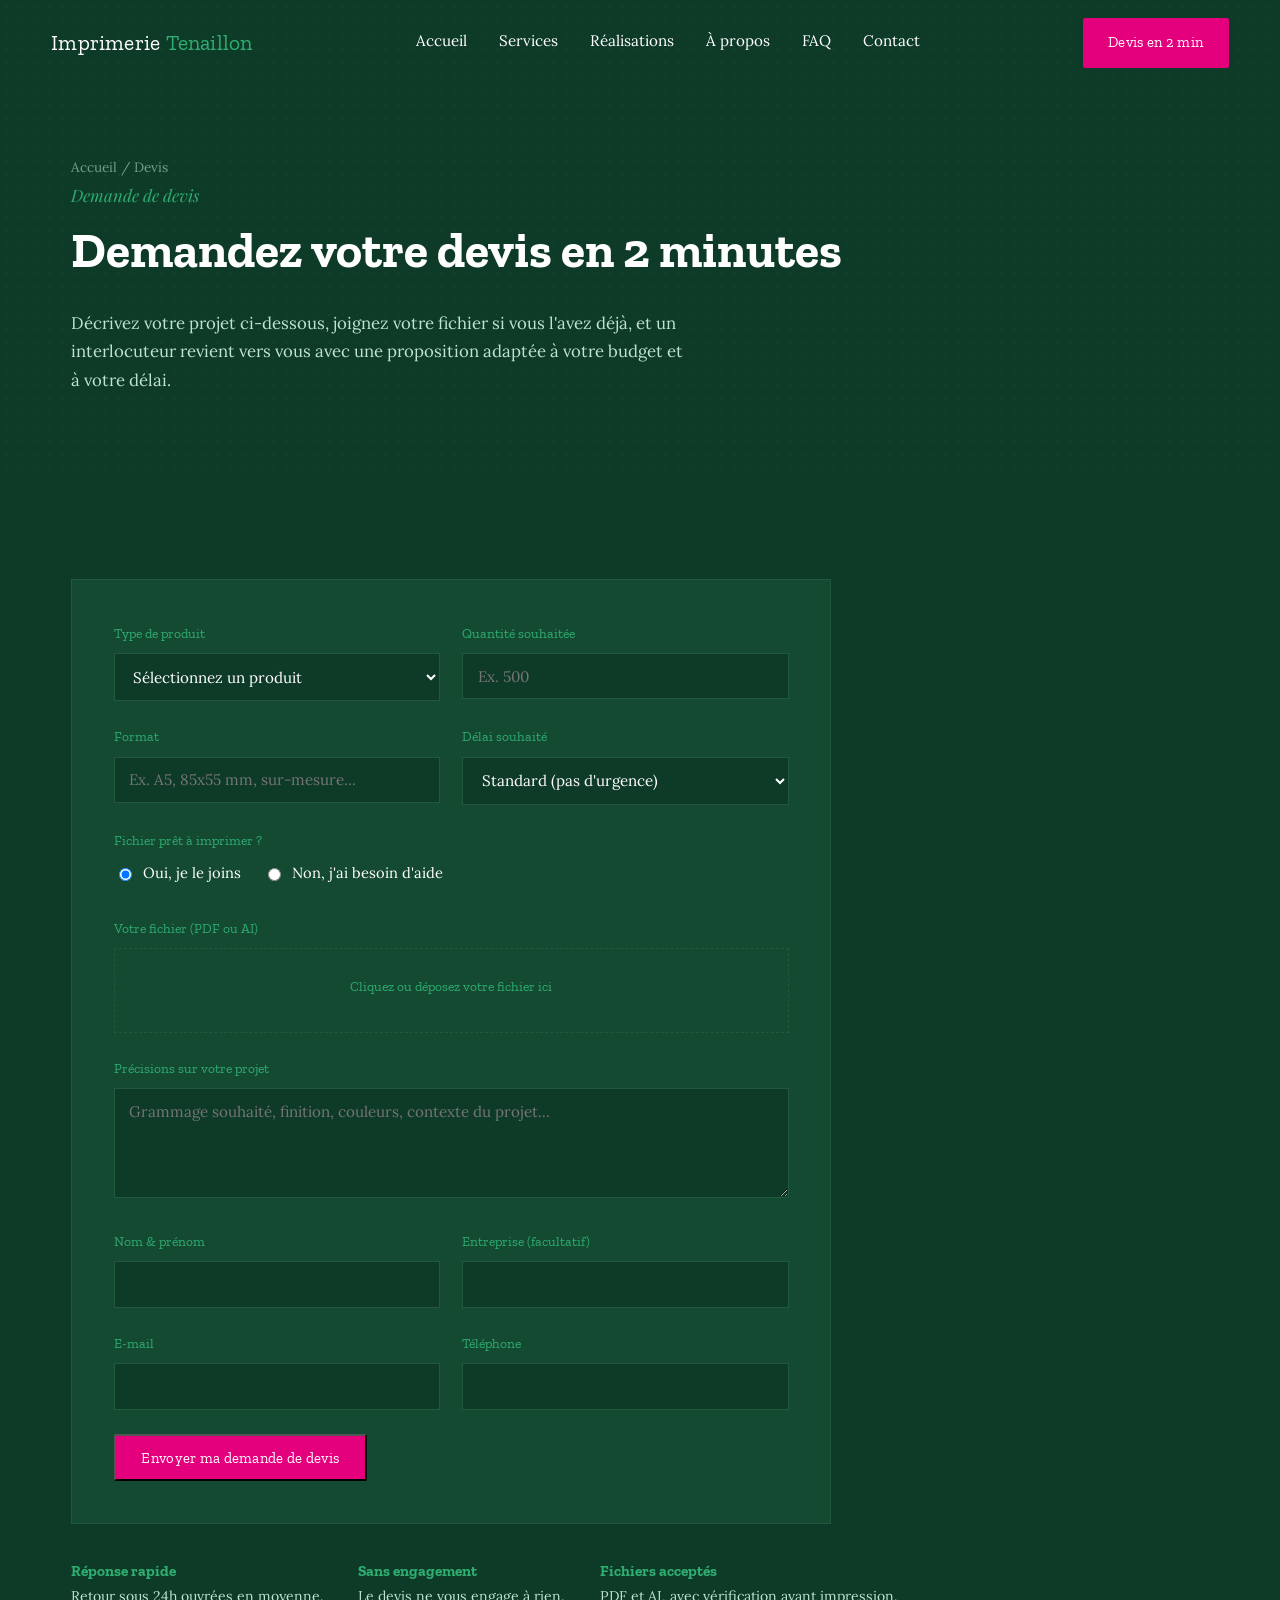
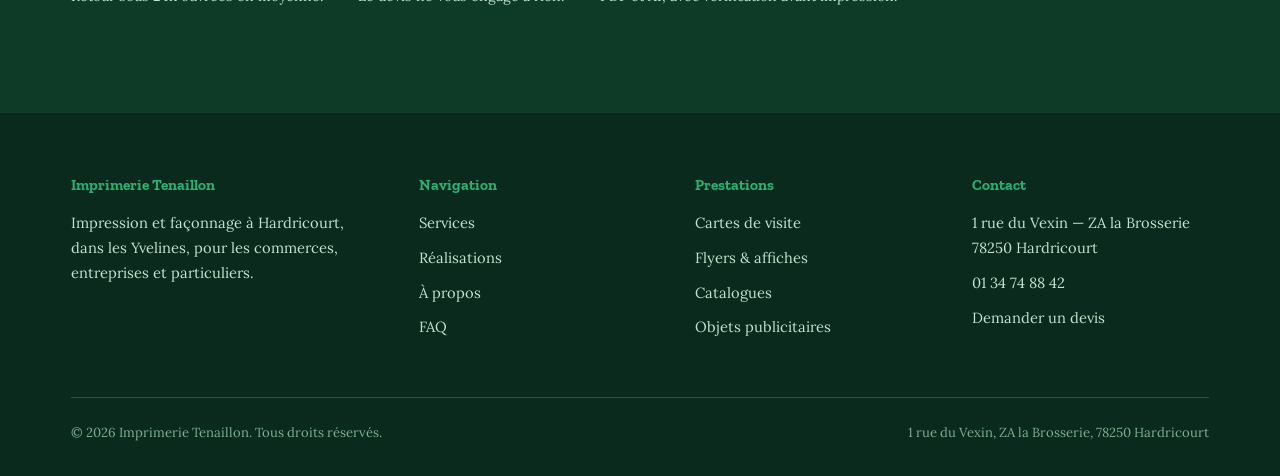
<file: devis.html>
<!DOCTYPE html>
<html lang="fr">
<head>
<meta charset="UTF-8">
<meta name="viewport" content="width=device-width, initial-scale=1, viewport-fit=cover">
<title>Demande de devis — Imprimerie Tenaillon</title>
<meta name="description" content="Demandez votre devis d'impression en 2 minutes : type de produit, quantité, format, délai souhaité et upload de votre fichier PDF ou AI.">
<link rel="preconnect" href="https://fonts.googleapis.com">
<link rel="preconnect" href="https://fonts.gstatic.com" crossorigin>
<link href="https://fonts.googleapis.com/css2?family=Zilla+Slab:wght@500;600;700&family=Playfair+Display:ital@0;1&family=Lora:ital,wght@0,400;0,500;1,400&display=swap" rel="stylesheet">
<link rel="stylesheet" href="style.css">
</head>
<body>

<header class="entete">
  <a href="index.html" class="logo">Imprimerie <span>Tenaillon</span></a>
  <nav class="nav-principale" id="nav-principale">
    <a href="index.html">Accueil</a>
    <a href="services.html">Services</a>
    <a href="realisations.html">Réalisations</a>
    <a href="a-propos.html">À propos</a>
    <a href="faq.html">FAQ</a>
    <a href="contact.html">Contact</a>
  </nav>
  <a href="devis.html" class="bouton-cta">Devis en 2 min</a>
  <button class="bouton-menu" aria-label="Ouvrir le menu" aria-expanded="false">
    <span></span><span></span><span></span>
  </button>
</header>

<main>

  <section class="page-hero">
    <div class="trame-cmjn" aria-hidden="true"></div>
    <div class="conteneur">
      <span class="fil-ariane"><a href="index.html">Accueil</a> / Devis</span>
      <span class="fiche">Demande de devis</span>
      <h1>Demandez votre devis en 2 minutes</h1>
      <p>Décrivez votre projet ci-dessous, joignez votre fichier si vous l'avez déjà, et un interlocuteur revient vers vous avec une proposition adaptée à votre budget et à votre délai.</p>
    </div>
  </section>

  <section aria-label="Formulaire de devis">
    <div class="conteneur">
      <form class="formulaire" data-formulaire>
        <div class="ligne-champs">
          <div class="champ">
            <label for="type-produit">Type de produit</label>
            <select id="type-produit" name="type-produit" required>
              <option value="">Sélectionnez un produit</option>
              <option>Cartes de visite</option>
              <option>Flyers / dépliants</option>
              <option>Affiches</option>
              <option>Catalogues / brochures</option>
              <option>Packaging / étiquettes</option>
              <option>Objets publicitaires / textile</option>
              <option>Enveloppes personnalisées</option>
              <option>Tampons</option>
              <option>Autre</option>
            </select>
          </div>
          <div class="champ">
            <label for="quantite">Quantité souhaitée</label>
            <input type="number" id="quantite" name="quantite" min="1" placeholder="Ex. 500" required>
          </div>
        </div>

        <div class="ligne-champs">
          <div class="champ">
            <label for="format">Format</label>
            <input type="text" id="format" name="format" placeholder="Ex. A5, 85x55 mm, sur-mesure...">
          </div>
          <div class="champ">
            <label for="delai">Délai souhaité</label>
            <select id="delai" name="delai">
              <option>Standard (pas d'urgence)</option>
              <option>Sous 1 semaine</option>
              <option>Sous 48h — urgent</option>
              <option>Date précise à discuter</option>
            </select>
          </div>
        </div>

        <div class="champ">
          <label>Fichier prêt à imprimer ?</label>
          <div class="groupe-radio">
            <label><input type="radio" name="fichier-pret" value="oui" checked> Oui, je le joins</label>
            <label><input type="radio" name="fichier-pret" value="non"> Non, j'ai besoin d'aide</label>
          </div>
        </div>

        <div class="champ">
          <label for="fichier">Votre fichier (PDF ou AI)</label>
          <label class="champ-fichier" for="fichier">
            Cliquez ou déposez votre fichier ici
            <input type="file" id="fichier" name="fichier" accept=".pdf,.ai">
            <span class="nom-fichier"></span>
          </label>
        </div>

        <div class="champ">
          <label for="details">Précisions sur votre projet</label>
          <textarea id="details" name="details" placeholder="Grammage souhaité, finition, couleurs, contexte du projet..."></textarea>
        </div>

        <div class="ligne-champs">
          <div class="champ">
            <label for="nom">Nom &amp; prénom</label>
            <input type="text" id="nom" name="nom" required>
          </div>
          <div class="champ">
            <label for="entreprise">Entreprise (facultatif)</label>
            <input type="text" id="entreprise" name="entreprise">
          </div>
        </div>

        <div class="ligne-champs">
          <div class="champ">
            <label for="email">E-mail</label>
            <input type="email" id="email" name="email" required>
          </div>
          <div class="champ">
            <label for="telephone">Téléphone</label>
            <input type="tel" id="telephone" name="telephone">
          </div>
        </div>

        <button type="submit" class="bouton-cta">Envoyer ma demande de devis</button>

        <p class="confirmation-envoi" hidden style="margin-top:1.4rem; color: var(--or);">
          Merci, votre demande a bien été enregistrée. Un interlocuteur vous recontacte rapidement au numéro ou à l'adresse indiquée.
        </p>
      </form>

      <div class="rassurance-devis" data-reveal>
        <div><strong>Réponse rapide</strong>Retour sous 24h ouvrées en moyenne.</div>
        <div><strong>Sans engagement</strong>Le devis ne vous engage à rien.</div>
        <div><strong>Fichiers acceptés</strong>PDF et AI, avec vérification avant impression.</div>
      </div>
    </div>
  </section>

</main>

<footer class="pied">
  <div class="conteneur">
    <div class="pied-grille">
      <div>
        <h4>Imprimerie Tenaillon</h4>
        <p style="color:var(--gris-texte);">Impression et façonnage à Hardricourt, dans les Yvelines, pour les commerces, entreprises et particuliers.</p>
      </div>
      <div>
        <h4>Navigation</h4>
        <ul>
          <li><a href="services.html">Services</a></li>
          <li><a href="realisations.html">Réalisations</a></li>
          <li><a href="a-propos.html">À propos</a></li>
          <li><a href="faq.html">FAQ</a></li>
        </ul>
      </div>
      <div>
        <h4>Prestations</h4>
        <ul>
          <li><a href="services.html">Cartes de visite</a></li>
          <li><a href="services.html">Flyers &amp; affiches</a></li>
          <li><a href="services.html">Catalogues</a></li>
          <li><a href="services.html">Objets publicitaires</a></li>
        </ul>
      </div>
      <div>
        <h4>Contact</h4>
        <ul>
          <li>1 rue du Vexin — ZA la Brosserie<br>78250 Hardricourt</li>
          <li><a href="tel:0134748842">01 34 74 88 42</a></li>
          <li><a href="devis.html">Demander un devis</a></li>
        </ul>
      </div>
    </div>
    <div class="pied-bas">
      <span>© 2026 Imprimerie Tenaillon. Tous droits réservés.</span>
      <span>1 rue du Vexin, ZA la Brosserie, 78250 Hardricourt</span>
    </div>
  </div>
</footer>

<script src="main.js"></script>
</body>
</html>
</file>
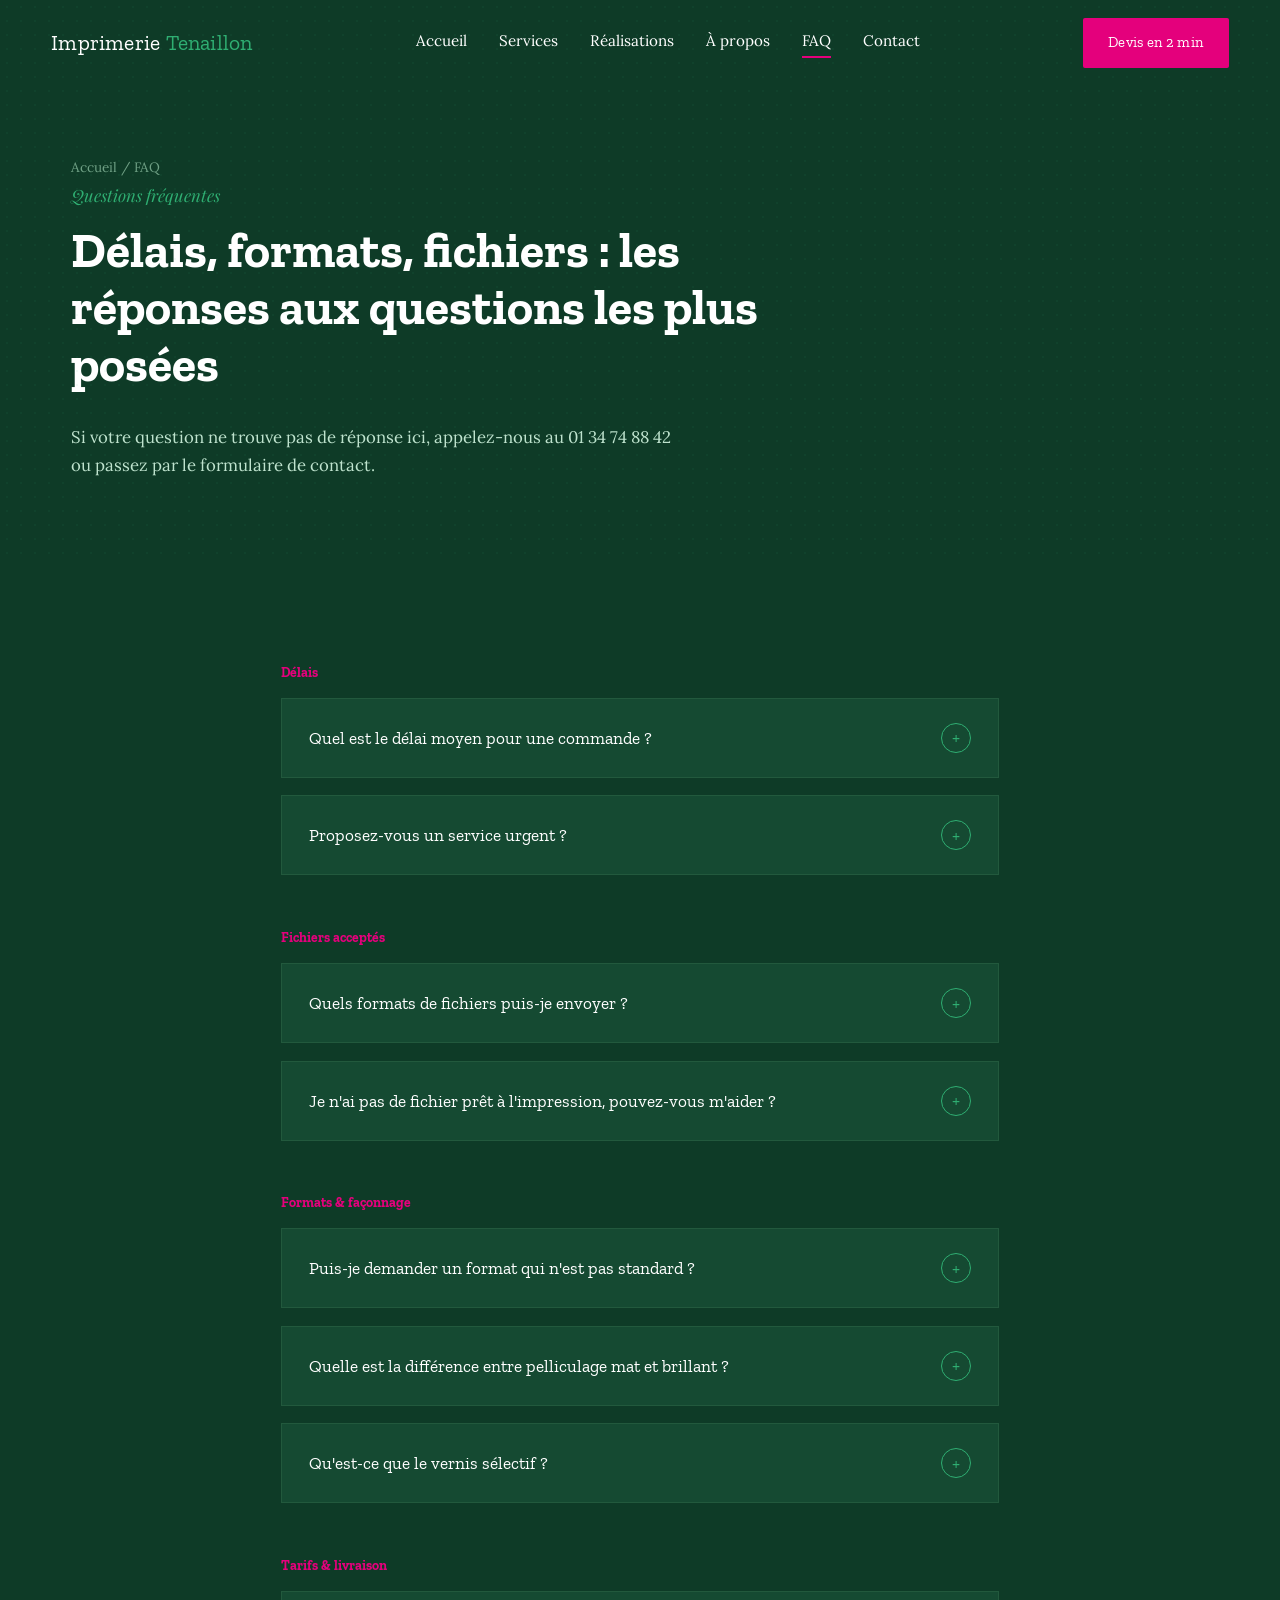
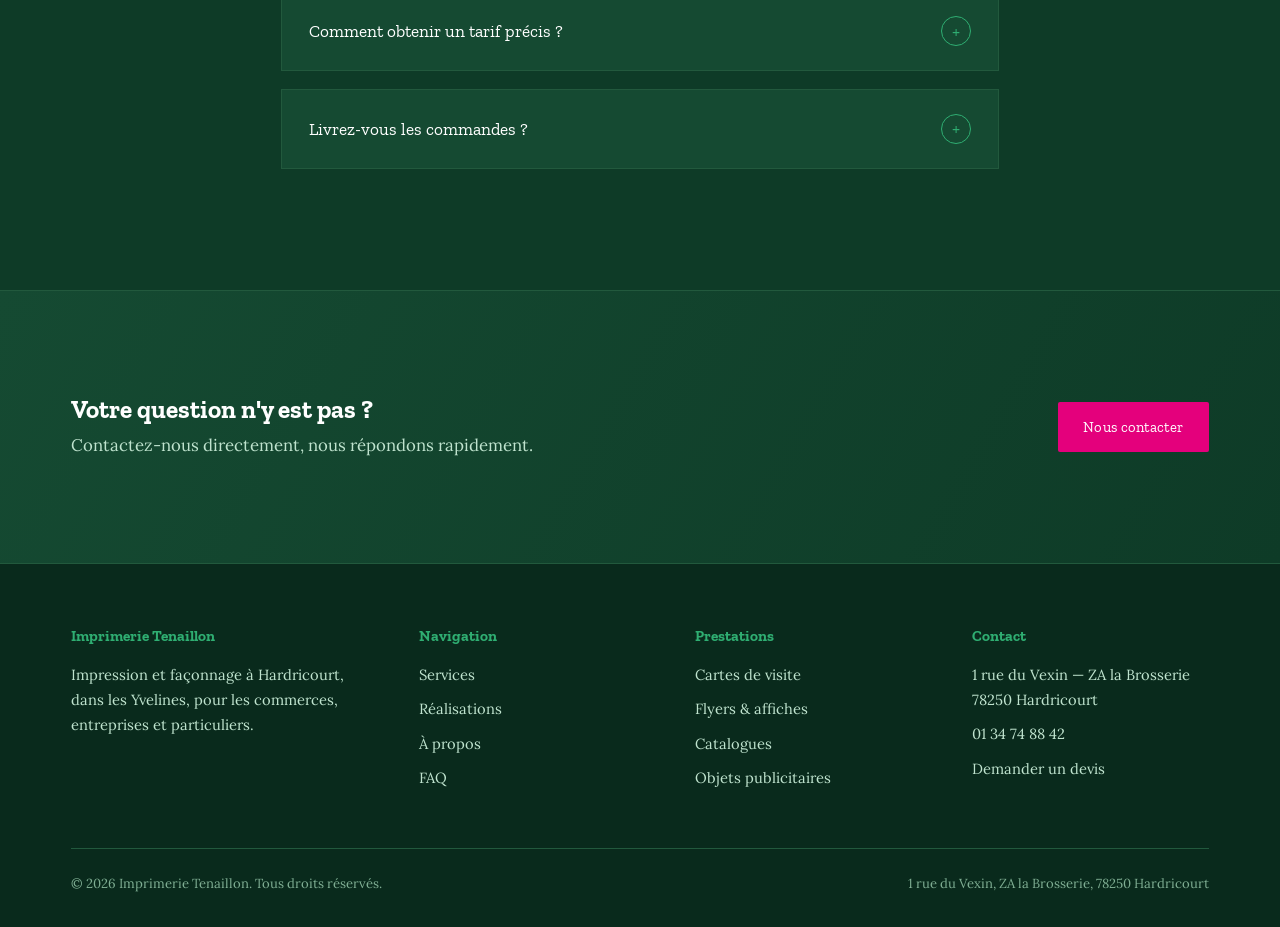
<file: faq.html>
<!DOCTYPE html>
<html lang="fr">
<head>
<meta charset="UTF-8">
<meta name="viewport" content="width=device-width, initial-scale=1, viewport-fit=cover">
<title>FAQ — Imprimerie Tenaillon</title>
<meta name="description" content="Questions fréquentes sur les délais, formats, fichiers acceptés et façonnage à l'Imprimerie Tenaillon, Hardricourt.">
<link rel="preconnect" href="https://fonts.googleapis.com">
<link rel="preconnect" href="https://fonts.gstatic.com" crossorigin>
<link href="https://fonts.googleapis.com/css2?family=Zilla+Slab:wght@500;600;700&family=Playfair+Display:ital@0;1&family=Lora:ital,wght@0,400;0,500;1,400&display=swap" rel="stylesheet">
<link rel="stylesheet" href="style.css">
</head>
<body>

<header class="entete">
  <a href="index.html" class="logo">Imprimerie <span>Tenaillon</span></a>
  <nav class="nav-principale" id="nav-principale">
    <a href="index.html">Accueil</a>
    <a href="services.html">Services</a>
    <a href="realisations.html">Réalisations</a>
    <a href="a-propos.html">À propos</a>
    <a href="faq.html" class="actif">FAQ</a>
    <a href="contact.html">Contact</a>
  </nav>
  <a href="devis.html" class="bouton-cta">Devis en 2 min</a>
  <button class="bouton-menu" aria-label="Ouvrir le menu" aria-expanded="false">
    <span></span><span></span><span></span>
  </button>
</header>

<main>

  <section class="page-hero">
    <div class="trame-cmjn" aria-hidden="true"></div>
    <div class="conteneur">
      <span class="fil-ariane"><a href="index.html">Accueil</a> / FAQ</span>
      <span class="fiche">Questions fréquentes</span>
      <h1>Délais, formats, fichiers : les réponses aux questions les plus posées</h1>
      <p>Si votre question ne trouve pas de réponse ici, appelez-nous au 01 34 74 88 42 ou passez par le formulaire de contact.</p>
    </div>
  </section>

  <section aria-label="Foire aux questions">
    <div class="conteneur accordeon">

      <h3 class="accordeon-cat">Délais</h3>
      <div class="question" data-reveal>
        <button class="question-titre" aria-expanded="false">Quel est le délai moyen pour une commande ?<span class="icone">+</span></button>
        <div class="question-panneau"><div class="question-interieur">
          <p>Le délai dépend du produit et du façonnage : comptez en général quelques jours pour des cartes de visite ou des flyers, un peu plus pour un catalogue avec reliure. Le délai exact vous est communiqué avec le devis.</p>
        </div></div>
      </div>
      <div class="question" data-reveal>
        <button class="question-titre" aria-expanded="false">Proposez-vous un service urgent ?<span class="icone">+</span></button>
        <div class="question-panneau"><div class="question-interieur">
          <p>Oui, selon la charge de l'atelier. Indiquez "urgent — sous 48h" dans votre demande de devis pour que nous vérifions la faisabilité.</p>
        </div></div>
      </div>

      <h3 class="accordeon-cat">Fichiers acceptés</h3>
      <div class="question" data-reveal>
        <button class="question-titre" aria-expanded="false">Quels formats de fichiers puis-je envoyer ?<span class="icone">+</span></button>
        <div class="question-panneau"><div class="question-interieur">
          <p>Nous acceptons les fichiers PDF et AI (Adobe Illustrator). Pour un rendu fidèle, privilégiez un PDF haute résolution avec les fonds perdus et les polices vectorisées ou incluses.</p>
        </div></div>
      </div>
      <div class="question" data-reveal>
        <button class="question-titre" aria-expanded="false">Je n'ai pas de fichier prêt à l'impression, pouvez-vous m'aider ?<span class="icone">+</span></button>
        <div class="question-panneau"><div class="question-interieur">
          <p>Oui, cochez "Non, j'ai besoin d'aide" dans le formulaire de devis : nous revenons vers vous pour cadrer la mise en page avant impression.</p>
        </div></div>
      </div>

      <h3 class="accordeon-cat">Formats &amp; façonnage</h3>
      <div class="question" data-reveal>
        <button class="question-titre" aria-expanded="false">Puis-je demander un format qui n'est pas standard ?<span class="icone">+</span></button>
        <div class="question-panneau"><div class="question-interieur">
          <p>Oui, la plupart de nos produits peuvent être réalisés sur-mesure. Précisez le format souhaité dans votre demande de devis, nous vérifions la faisabilité technique.</p>
        </div></div>
      </div>
      <div class="question" data-reveal>
        <button class="question-titre" aria-expanded="false">Quelle est la différence entre pelliculage mat et brillant ?<span class="icone">+</span></button>
        <div class="question-panneau"><div class="question-interieur">
          <p>Le pelliculage mat donne un rendu feutré et limite les reflets, tandis que le brillant accentue la vivacité des couleurs. Le choix dépend de l'usage du support et de sa fréquence de manipulation.</p>
        </div></div>
      </div>
      <div class="question" data-reveal>
        <button class="question-titre" aria-expanded="false">Qu'est-ce que le vernis sélectif ?<span class="icone">+</span></button>
        <div class="question-panneau"><div class="question-interieur">
          <p>C'est un vernis appliqué uniquement sur certaines zones (logo, titre) pour créer un contraste de brillance avec le reste du support, sans recouvrir toute la surface.</p>
        </div></div>
      </div>

      <h3 class="accordeon-cat">Tarifs &amp; livraison</h3>
      <div class="question" data-reveal>
        <button class="question-titre" aria-expanded="false">Comment obtenir un tarif précis ?<span class="icone">+</span></button>
        <div class="question-panneau"><div class="question-interieur">
          <p>Remplissez le formulaire de demande de devis avec le type de produit, la quantité et le format souhaités : un interlocuteur vous transmet une proposition chiffrée sous 24h ouvrées en moyenne.</p>
        </div></div>
      </div>
      <div class="question" data-reveal>
        <button class="question-titre" aria-expanded="false">Livrez-vous les commandes ?<span class="icone">+</span></button>
        <div class="question-panneau"><div class="question-interieur">
          <p>La remise en main propre à l'atelier de Hardricourt est possible, ainsi qu'un envoi selon la nature et le volume de la commande. Précisez votre préférence lors de la demande de devis.</p>
        </div></div>
      </div>

    </div>
  </section>

  <section class="cta-final" aria-label="Demander un devis">
    <div class="conteneur">
      <div>
        <h2>Votre question n'y est pas ?</h2>
        <p>Contactez-nous directement, nous répondons rapidement.</p>
      </div>
      <a href="contact.html" class="bouton-cta">Nous contacter</a>
    </div>
  </section>

</main>

<footer class="pied">
  <div class="conteneur">
    <div class="pied-grille">
      <div>
        <h4>Imprimerie Tenaillon</h4>
        <p style="color:var(--gris-texte);">Impression et façonnage à Hardricourt, dans les Yvelines, pour les commerces, entreprises et particuliers.</p>
      </div>
      <div>
        <h4>Navigation</h4>
        <ul>
          <li><a href="services.html">Services</a></li>
          <li><a href="realisations.html">Réalisations</a></li>
          <li><a href="a-propos.html">À propos</a></li>
          <li><a href="faq.html">FAQ</a></li>
        </ul>
      </div>
      <div>
        <h4>Prestations</h4>
        <ul>
          <li><a href="services.html">Cartes de visite</a></li>
          <li><a href="services.html">Flyers &amp; affiches</a></li>
          <li><a href="services.html">Catalogues</a></li>
          <li><a href="services.html">Objets publicitaires</a></li>
        </ul>
      </div>
      <div>
        <h4>Contact</h4>
        <ul>
          <li>1 rue du Vexin — ZA la Brosserie<br>78250 Hardricourt</li>
          <li><a href="tel:0134748842">01 34 74 88 42</a></li>
          <li><a href="devis.html">Demander un devis</a></li>
        </ul>
      </div>
    </div>
    <div class="pied-bas">
      <span>© 2026 Imprimerie Tenaillon. Tous droits réservés.</span>
      <span>1 rue du Vexin, ZA la Brosserie, 78250 Hardricourt</span>
    </div>
  </div>
</footer>

<script src="main.js"></script>
</body>
</html>
</file>
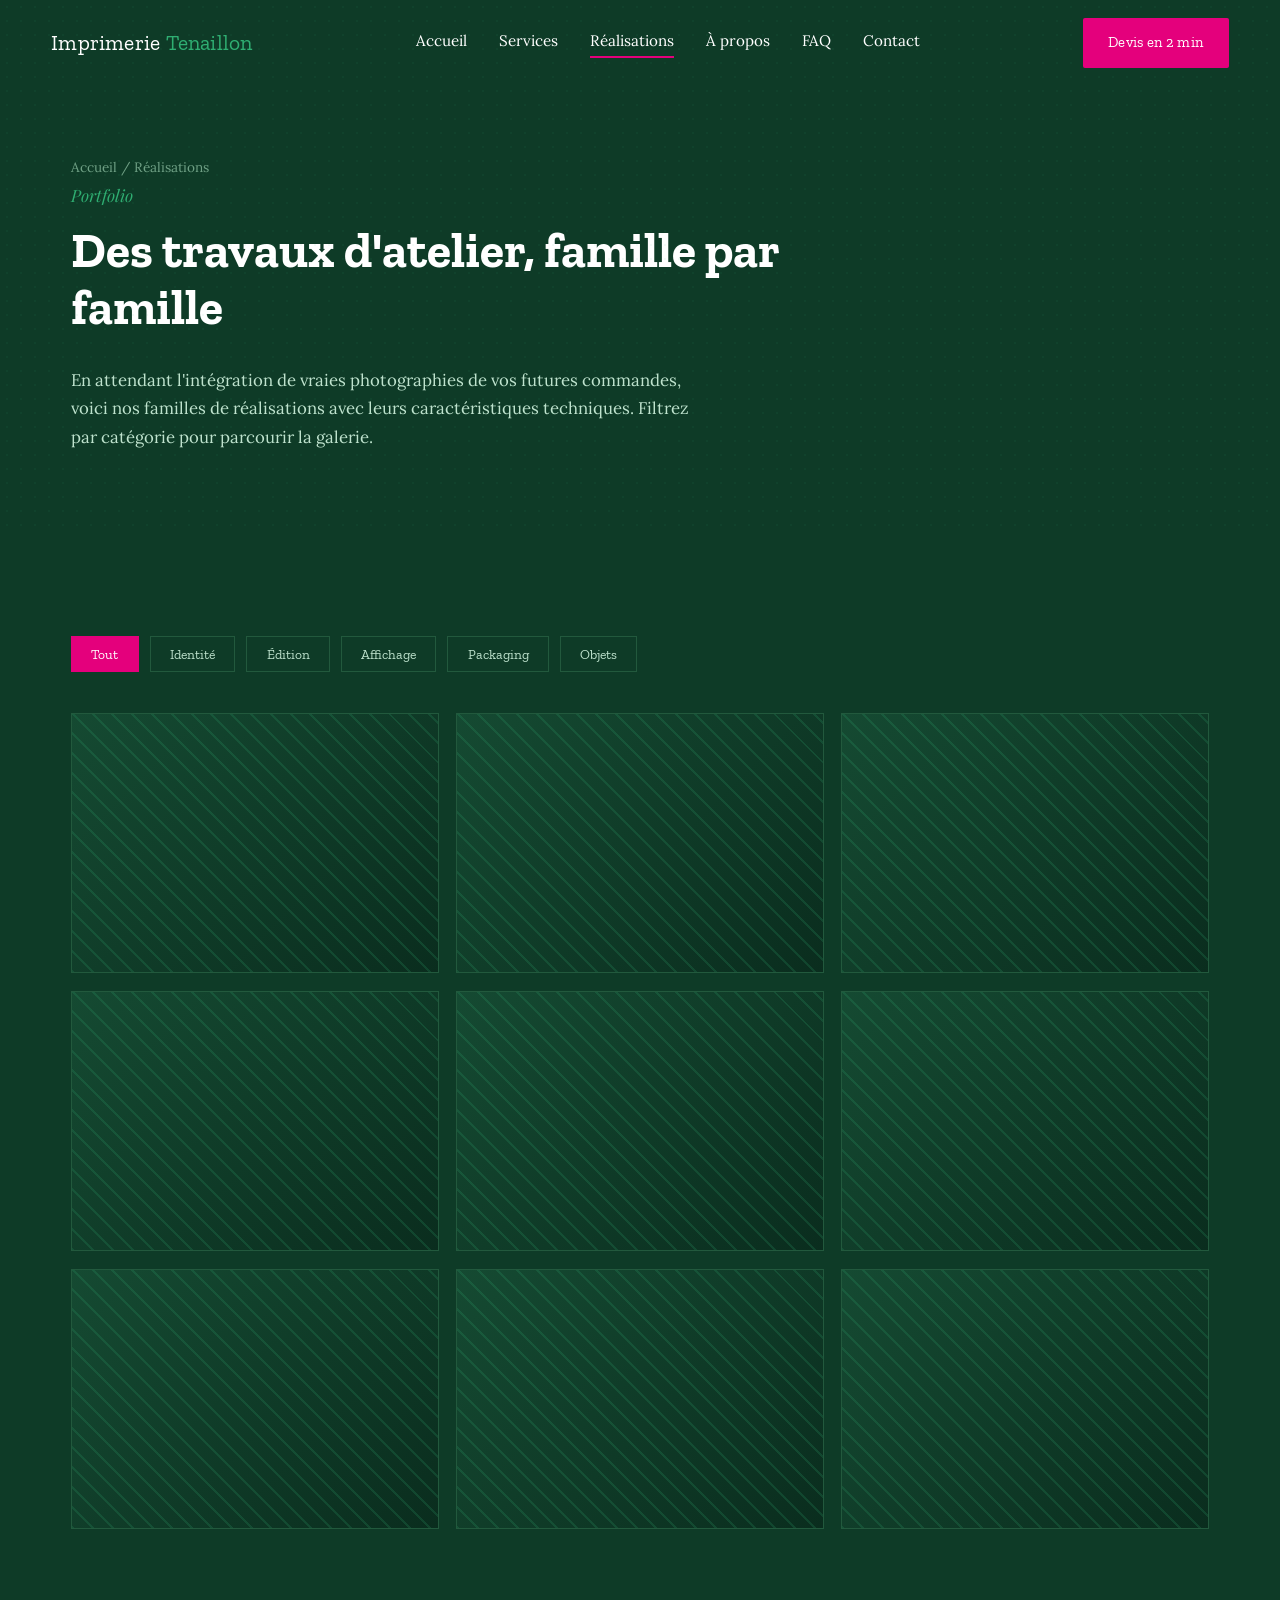
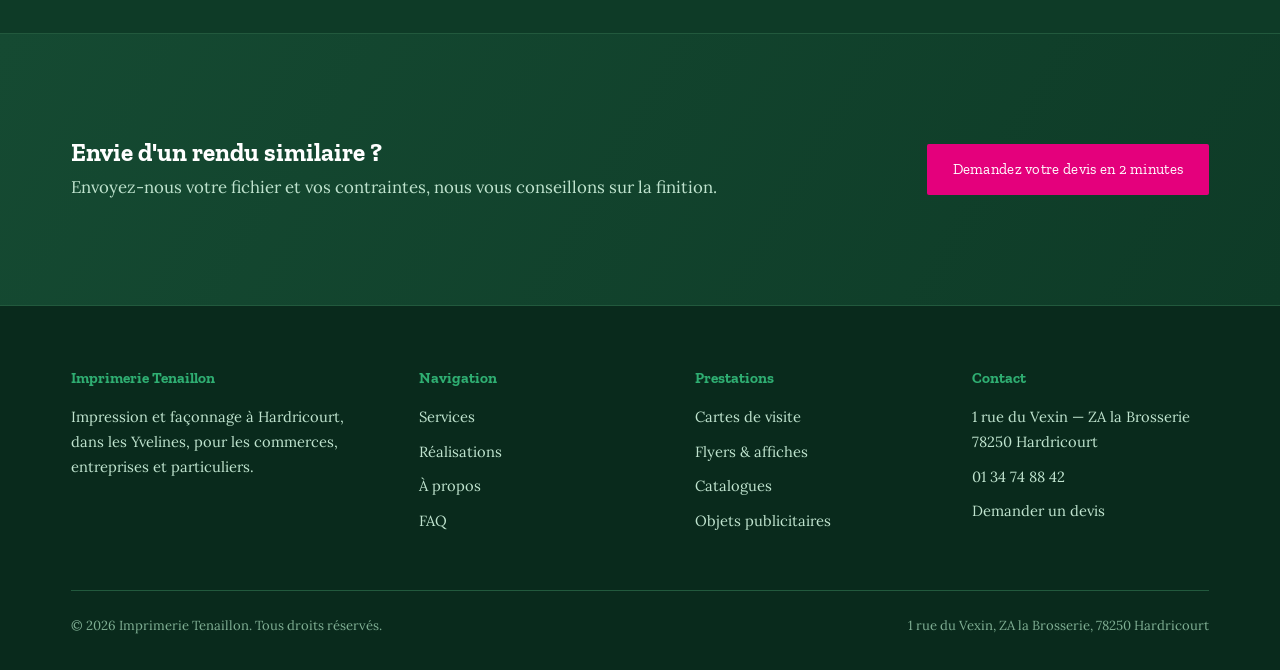
<file: realisations.html>
<!DOCTYPE html>
<html lang="fr">
<head>
<meta charset="UTF-8">
<meta name="viewport" content="width=device-width, initial-scale=1, viewport-fit=cover">
<title>Réalisations — Imprimerie Tenaillon</title>
<meta name="description" content="Galerie des réalisations de l'Imprimerie Tenaillon : catalogues, cartes de visite, affiches, packaging et objets publicitaires.">
<link rel="preconnect" href="https://fonts.googleapis.com">
<link rel="preconnect" href="https://fonts.gstatic.com" crossorigin>
<link href="https://fonts.googleapis.com/css2?family=Zilla+Slab:wght@500;600;700&family=Playfair+Display:ital@0;1&family=Lora:ital,wght@0,400;0,500;1,400&display=swap" rel="stylesheet">
<link rel="stylesheet" href="style.css">
</head>
<body>

<header class="entete">
  <a href="index.html" class="logo">Imprimerie <span>Tenaillon</span></a>
  <nav class="nav-principale" id="nav-principale">
    <a href="index.html">Accueil</a>
    <a href="services.html">Services</a>
    <a href="realisations.html" class="actif">Réalisations</a>
    <a href="a-propos.html">À propos</a>
    <a href="faq.html">FAQ</a>
    <a href="contact.html">Contact</a>
  </nav>
  <a href="devis.html" class="bouton-cta">Devis en 2 min</a>
  <button class="bouton-menu" aria-label="Ouvrir le menu" aria-expanded="false">
    <span></span><span></span><span></span>
  </button>
</header>

<main>

  <section class="page-hero">
    <div class="trame-cmjn" aria-hidden="true"></div>
    <div class="conteneur">
      <span class="fil-ariane"><a href="index.html">Accueil</a> / Réalisations</span>
      <span class="fiche">Portfolio</span>
      <h1>Des travaux d'atelier, famille par famille</h1>
      <p>En attendant l'intégration de vraies photographies de vos futures commandes, voici nos familles de réalisations avec leurs caractéristiques techniques. Filtrez par catégorie pour parcourir la galerie.</p>
    </div>
  </section>

  <section aria-label="Galerie">
    <div class="conteneur">
      <div class="filtres" data-reveal>
        <button class="filtre-btn actif" data-filtre="tout">Tout</button>
        <button class="filtre-btn" data-filtre="identite">Identité</button>
        <button class="filtre-btn" data-filtre="edition">Édition</button>
        <button class="filtre-btn" data-filtre="affichage">Affichage</button>
        <button class="filtre-btn" data-filtre="packaging">Packaging</button>
        <button class="filtre-btn" data-filtre="objets">Objets</button>
      </div>

      <div class="galerie-complete" data-reveal>
        <div class="vignette" data-categorie="identite"><div class="motif"></div><span class="legende">Cartes de visite — pelliculage mat, coins arrondis</span></div>
        <div class="vignette" data-categorie="edition"><div class="motif"></div><span class="legende">Catalogue 32 pages — dos carré collé, 135 g</span></div>
        <div class="vignette" data-categorie="affichage"><div class="motif"></div><span class="legende">Affiche A2 — vernis sélectif sur le logo</span></div>
        <div class="vignette" data-categorie="packaging"><div class="motif"></div><span class="legende">Packaging — découpe à la forme sur-mesure</span></div>
        <div class="vignette" data-categorie="objets"><div class="motif"></div><span class="legende">Textile marqué — série évènementielle</span></div>
        <div class="vignette" data-categorie="identite"><div class="motif"></div><span class="legende">Carte de visite — dorure à chaud</span></div>
        <div class="vignette" data-categorie="edition"><div class="motif"></div><span class="legende">Brochure produit — piqûre à cheval</span></div>
        <div class="vignette" data-categorie="affichage"><div class="motif"></div><span class="legende">Flyer A5 — pelliculage brillant</span></div>
        <div class="vignette" data-categorie="objets"><div class="motif"></div><span class="legende">Tapis de souris personnalisé</span></div>
      </div>
    </div>
  </section>

  <section class="cta-final" aria-label="Demander un devis">
    <div class="conteneur">
      <div>
        <h2>Envie d'un rendu similaire ?</h2>
        <p>Envoyez-nous votre fichier et vos contraintes, nous vous conseillons sur la finition.</p>
      </div>
      <a href="devis.html" class="bouton-cta">Demandez votre devis en 2 minutes</a>
    </div>
  </section>

</main>

<footer class="pied">
  <div class="conteneur">
    <div class="pied-grille">
      <div>
        <h4>Imprimerie Tenaillon</h4>
        <p style="color:var(--gris-texte);">Impression et façonnage à Hardricourt, dans les Yvelines, pour les commerces, entreprises et particuliers.</p>
      </div>
      <div>
        <h4>Navigation</h4>
        <ul>
          <li><a href="services.html">Services</a></li>
          <li><a href="realisations.html">Réalisations</a></li>
          <li><a href="a-propos.html">À propos</a></li>
          <li><a href="faq.html">FAQ</a></li>
        </ul>
      </div>
      <div>
        <h4>Prestations</h4>
        <ul>
          <li><a href="services.html">Cartes de visite</a></li>
          <li><a href="services.html">Flyers &amp; affiches</a></li>
          <li><a href="services.html">Catalogues</a></li>
          <li><a href="services.html">Objets publicitaires</a></li>
        </ul>
      </div>
      <div>
        <h4>Contact</h4>
        <ul>
          <li>1 rue du Vexin — ZA la Brosserie<br>78250 Hardricourt</li>
          <li><a href="tel:0134748842">01 34 74 88 42</a></li>
          <li><a href="devis.html">Demander un devis</a></li>
        </ul>
      </div>
    </div>
    <div class="pied-bas">
      <span>© 2026 Imprimerie Tenaillon. Tous droits réservés.</span>
      <span>1 rue du Vexin, ZA la Brosserie, 78250 Hardricourt</span>
    </div>
  </div>
</footer>

<script src="main.js"></script>
</body>
</html>
</file>
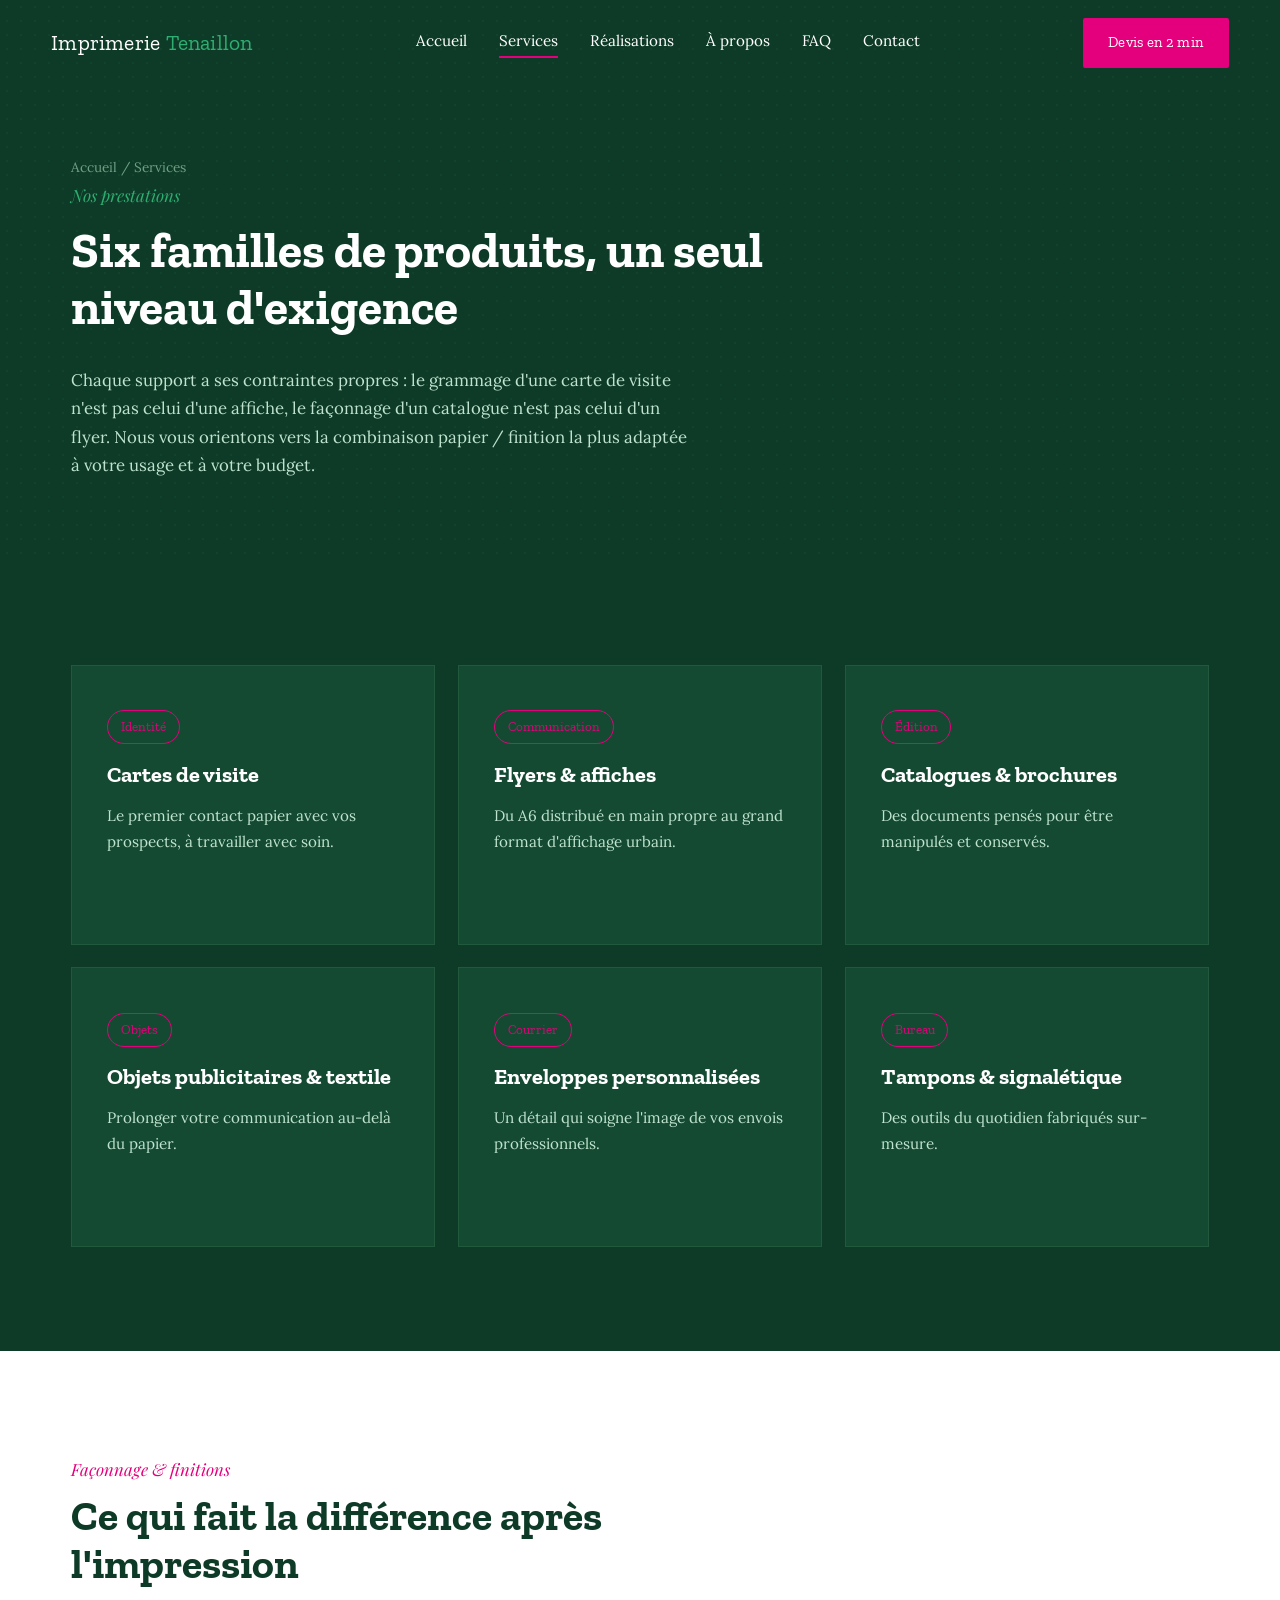
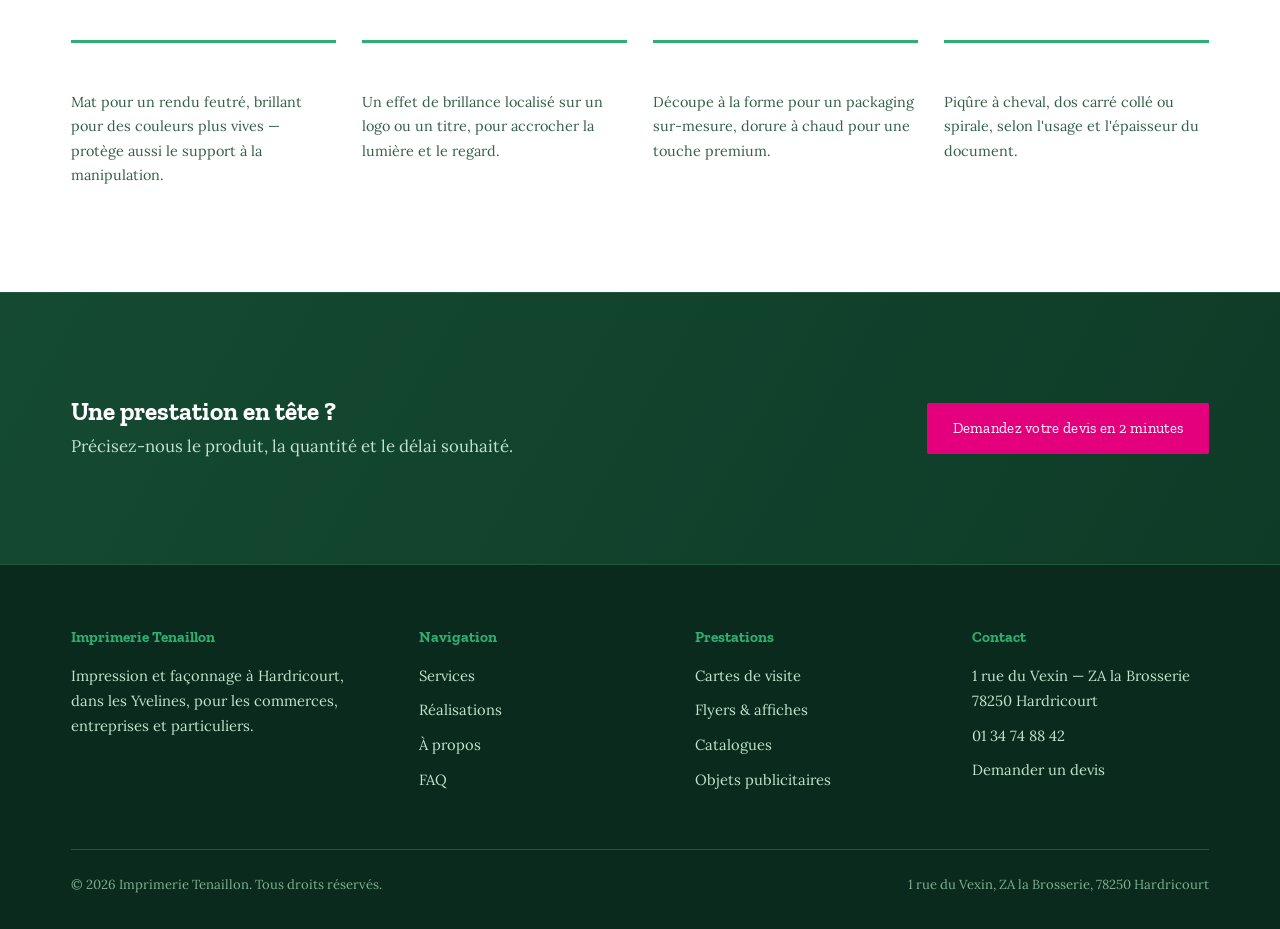
<file: services.html>
<!DOCTYPE html>
<html lang="fr">
<head>
<meta charset="UTF-8">
<meta name="viewport" content="width=device-width, initial-scale=1, viewport-fit=cover">
<title>Nos services — Imprimerie Tenaillon</title>
<meta name="description" content="Cartes de visite, flyers, catalogues, objets publicitaires, enveloppes et tampons : découvrez les prestations et finitions de l'Imprimerie Tenaillon à Hardricourt.">
<link rel="preconnect" href="https://fonts.googleapis.com">
<link rel="preconnect" href="https://fonts.gstatic.com" crossorigin>
<link href="https://fonts.googleapis.com/css2?family=Zilla+Slab:wght@500;600;700&family=Playfair+Display:ital@0;1&family=Lora:ital,wght@0,400;0,500;1,400&display=swap" rel="stylesheet">
<link rel="stylesheet" href="style.css">
</head>
<body>

<header class="entete">
  <a href="index.html" class="logo">Imprimerie <span>Tenaillon</span></a>
  <nav class="nav-principale" id="nav-principale">
    <a href="index.html">Accueil</a>
    <a href="services.html" class="actif">Services</a>
    <a href="realisations.html">Réalisations</a>
    <a href="a-propos.html">À propos</a>
    <a href="faq.html">FAQ</a>
    <a href="contact.html">Contact</a>
  </nav>
  <a href="devis.html" class="bouton-cta">Devis en 2 min</a>
  <button class="bouton-menu" aria-label="Ouvrir le menu" aria-expanded="false">
    <span></span><span></span><span></span>
  </button>
</header>

<main>

  <section class="page-hero">
    <div class="trame-cmjn" aria-hidden="true"></div>
    <div class="conteneur">
      <span class="fil-ariane"><a href="index.html">Accueil</a> / Services</span>
      <span class="fiche">Nos prestations</span>
      <h1>Six familles de produits, un seul niveau d'exigence</h1>
      <p>Chaque support a ses contraintes propres : le grammage d'une carte de visite n'est pas celui d'une affiche, le façonnage d'un catalogue n'est pas celui d'un flyer. Nous vous orientons vers la combinaison papier / finition la plus adaptée à votre usage et à votre budget.</p>
    </div>
  </section>

  <section aria-label="Détail des prestations">
    <div class="conteneur">
      <div class="grille-services-detail">
        <div class="service-detail" data-reveal>
          <span class="pastille">Identité</span>
          <h3>Cartes de visite</h3>
          <p>Le premier contact papier avec vos prospects, à travailler avec soin.</p>
          <ul>
            <li>Papiers 300 à 400 g, texturés ou couchés</li>
            <li>Dorure à chaud, gaufrage, vernis sélectif</li>
            <li>Coins arrondis ou coupe droite</li>
          </ul>
        </div>
        <div class="service-detail" data-reveal>
          <span class="pastille">Communication</span>
          <h3>Flyers &amp; affiches</h3>
          <p>Du A6 distribué en main propre au grand format d'affichage urbain.</p>
          <ul>
            <li>Papiers 135 à 170 g pour les flyers</li>
            <li>Formats jusqu'au grand format sur bâche ou papier renforcé</li>
            <li>Pelliculage mat anti-traces sur les fortes tirages</li>
          </ul>
        </div>
        <div class="service-detail" data-reveal>
          <span class="pastille">Édition</span>
          <h3>Catalogues &amp; brochures</h3>
          <p>Des documents pensés pour être manipulés et conservés.</p>
          <ul>
            <li>Piqûre à cheval ou dos carré collé</li>
            <li>Couverture renforcée, intérieur en papier bouffant ou couché</li>
            <li>Pagination libre, façonnage sur-mesure</li>
          </ul>
        </div>
        <div class="service-detail" data-reveal>
          <span class="pastille">Objets</span>
          <h3>Objets publicitaires &amp; textile</h3>
          <p>Prolonger votre communication au-delà du papier.</p>
          <ul>
            <li>Tapis de souris, mugs, sacs, goodies</li>
            <li>Marquage textile (vêtements, sacs en toile)</li>
            <li>Quantités adaptées aux petites séries</li>
          </ul>
        </div>
        <div class="service-detail" data-reveal>
          <span class="pastille">Courrier</span>
          <h3>Enveloppes personnalisées</h3>
          <p>Un détail qui soigne l'image de vos envois professionnels.</p>
          <ul>
            <li>Formats standards ou sur-mesure</li>
            <li>Marquage recto ou recto-verso</li>
            <li>Petites et grandes quantités</li>
          </ul>
        </div>
        <div class="service-detail" data-reveal>
          <span class="pastille">Bureau</span>
          <h3>Tampons &amp; signalétique</h3>
          <p>Des outils du quotidien fabriqués sur-mesure.</p>
          <ul>
            <li>Tampons encreurs automatiques ou manuels</li>
            <li>Signalétique intérieure (plaques, panneaux)</li>
            <li>Personnalisation du texte et du logo</li>
          </ul>
        </div>
      </div>
    </div>
  </section>

  <section class="section-claire" aria-label="Façonnage et finitions">
    <div class="conteneur">
      <div class="entete-section" data-reveal>
        <span class="fiche" style="color:var(--rouge-encre);">Façonnage &amp; finitions</span>
        <h2>Ce qui fait la différence après l'impression</h2>
      </div>
      <div class="bloc-faconnage" data-reveal>
        <div class="facon-item">
          <h4>Pelliculage</h4>
          <p>Mat pour un rendu feutré, brillant pour des couleurs plus vives — protège aussi le support à la manipulation.</p>
        </div>
        <div class="facon-item">
          <h4>Vernis sélectif</h4>
          <p>Un effet de brillance localisé sur un logo ou un titre, pour accrocher la lumière et le regard.</p>
        </div>
        <div class="facon-item">
          <h4>Découpe &amp; dorure</h4>
          <p>Découpe à la forme pour un packaging sur-mesure, dorure à chaud pour une touche premium.</p>
        </div>
        <div class="facon-item">
          <h4>Façonnage reliure</h4>
          <p>Piqûre à cheval, dos carré collé ou spirale, selon l'usage et l'épaisseur du document.</p>
        </div>
      </div>
    </div>
  </section>

  <section class="cta-final" aria-label="Demander un devis">
    <div class="conteneur">
      <div>
        <h2>Une prestation en tête ?</h2>
        <p>Précisez-nous le produit, la quantité et le délai souhaité.</p>
      </div>
      <a href="devis.html" class="bouton-cta">Demandez votre devis en 2 minutes</a>
    </div>
  </section>

</main>

<footer class="pied">
  <div class="conteneur">
    <div class="pied-grille">
      <div>
        <h4>Imprimerie Tenaillon</h4>
        <p style="color:var(--gris-texte);">Impression et façonnage à Hardricourt, dans les Yvelines, pour les commerces, entreprises et particuliers.</p>
      </div>
      <div>
        <h4>Navigation</h4>
        <ul>
          <li><a href="services.html">Services</a></li>
          <li><a href="realisations.html">Réalisations</a></li>
          <li><a href="a-propos.html">À propos</a></li>
          <li><a href="faq.html">FAQ</a></li>
        </ul>
      </div>
      <div>
        <h4>Prestations</h4>
        <ul>
          <li><a href="services.html">Cartes de visite</a></li>
          <li><a href="services.html">Flyers &amp; affiches</a></li>
          <li><a href="services.html">Catalogues</a></li>
          <li><a href="services.html">Objets publicitaires</a></li>
        </ul>
      </div>
      <div>
        <h4>Contact</h4>
        <ul>
          <li>1 rue du Vexin — ZA la Brosserie<br>78250 Hardricourt</li>
          <li><a href="tel:0134748842">01 34 74 88 42</a></li>
          <li><a href="devis.html">Demander un devis</a></li>
        </ul>
      </div>
    </div>
    <div class="pied-bas">
      <span>© 2026 Imprimerie Tenaillon. Tous droits réservés.</span>
      <span>1 rue du Vexin, ZA la Brosserie, 78250 Hardricourt</span>
    </div>
  </div>
</footer>

<script src="main.js"></script>
</body>
</html>
</file>
<file: style.css>
/* ============================================================
   IMPRIMERIE TENAILLON — Feuille de style commune
   ============================================================ */

:root{
  /* Palette : blanc papier / vert encre / magenta CMJN */
  --noir-profond: #0E3B27;   /* vert encre foncé — fonds structurants (entête, hero, pied) */
  --noir-carte: #154A32;     /* vert un ton plus clair — cartes sur fond foncé */
  --or: #2FAE72;             /* vert vif — filets, pastilles, détails structurels */
  --or-mat: #24915E;
  --rouge-encre: #E4007C;    /* magenta CMJN — CTA, liens, survols */
  --magenta-fonce: #B10062;
  --blanc-papier: #FFFFFF;   /* blanc papier — fond des sections claires */
  --vert-clair: #E7F6EE;     /* vert très clair — alternance sur fond blanc */
  --gris-texte: #BFE3CE;     /* texte secondaire sur fond vert foncé */
  --gris-filet: #22593D;     /* filets sur fond foncé */
  --texte-clair: #1B3A2B;    /* texte principal sur fond blanc */
  --texte-clair-att: #33604A;/* texte secondaire sur fond blanc */

  --font-titre: 'Zilla Slab', 'Roboto Slab', serif;
  --font-corps: 'Lora', 'Playfair Display', serif;
  --font-accent: 'Playfair Display', serif;

  --marge: clamp(1.25rem, 4vw, 4rem);
  --largeur-max: 1240px;
}

*, *::before, *::after{ box-sizing: border-box; }

html{
  scroll-behavior: smooth;
}

body{
  margin: 0;
  background: var(--noir-profond);
  color: var(--blanc-papier);
  font-family: var(--font-corps);
  font-size: 1.05rem;
  line-height: 1.7;
  -webkit-font-smoothing: antialiased;
}

h1, h2, h3, h4{
  font-family: var(--font-titre);
  font-weight: 700;
  line-height: 1.15;
  margin: 0 0 .6em;
  color: var(--blanc-papier);
}

a{ color: inherit; text-decoration: none; }

img{ max-width: 100%; display: block; }

.conteneur{
  max-width: var(--largeur-max);
  margin: 0 auto;
  padding-left: var(--marge);
  padding-right: var(--marge);
}

/* --- Trame CMJN en filigrane --------------------------------- */
.trame-cmjn{
  position: absolute;
  inset: 0;
  pointer-events: none;
  opacity: .06;
  background-image: radial-gradient(circle, var(--or) 1px, transparent 1.4px);
  background-size: 14px 14px;
}

/* --- En-tête / navigation ------------------------------------- */
.entete{
  position: fixed;
  top: 0; left: 0; right: 0;
  z-index: 100;
  display: flex;
  align-items: center;
  justify-content: space-between;
  padding: 1.1rem var(--marge);
  background: transparent;
  transition: background .35s ease, padding .35s ease, box-shadow .35s ease;
}
.entete.scrolled{
  background: rgba(26,26,26,.94);
  padding-top: .75rem;
  padding-bottom: .75rem;
  box-shadow: 0 6px 24px rgba(0,0,0,.35);
  border-bottom: 1px solid var(--gris-filet);
}

.logo{
  font-family: var(--font-titre);
  font-size: 1.35rem;
  letter-spacing: .01em;
}
.logo span{ color: var(--or); }

.nav-principale{
  display: flex;
  gap: 2rem;
}
.nav-principale a{
  font-size: .95rem;
  position: relative;
  padding-bottom: 4px;
}
.nav-principale a::after{
  content: "";
  position: absolute;
  left: 0; bottom: 0;
  width: 0;
  height: 2px;
  background: var(--rouge-encre);
  transition: width .3s ease;
}
.nav-principale a:hover::after,
.nav-principale a.actif::after{ width: 100%; }

.bouton-menu{
  display: none;
  flex-direction: column;
  gap: 5px;
  background: none;
  border: none;
  cursor: pointer;
  padding: 6px;
}
.bouton-menu span{
  width: 24px; height: 2px; background: var(--blanc-papier);
}

.bouton-cta{
  display: inline-block;
  background: var(--rouge-encre);
  color: var(--blanc-papier);
  font-family: var(--font-titre);
  font-size: .92rem;
  letter-spacing: .02em;
  padding: .8rem 1.6rem;
  border-radius: 2px;
  position: relative;
  overflow: hidden;
  isolation: isolate;
  transition: color .3s ease;
}
.bouton-cta::before{
  content: "";
  position: absolute;
  inset: 0;
  background: var(--noir-profond);
  transform: scaleX(0);
  transform-origin: left;
  transition: transform .45s cubic-bezier(.65,0,.35,1);
  z-index: -1;
}
.bouton-cta:hover::before{ transform: scaleX(1); }
.bouton-cta:hover{ color: var(--or); }

.bouton-fantome{
  display: inline-block;
  border: 1px solid var(--or);
  color: var(--or);
  font-family: var(--font-titre);
  font-size: .9rem;
  padding: .75rem 1.5rem;
  transition: background .3s ease, color .3s ease;
}
.bouton-fantome:hover{ background: var(--or); color: var(--noir-profond); }

/* --- Hero / presse à imprimer ---------------------------------- */
.hero{
  position: relative;
  min-height: 100vh;
  display: flex;
  align-items: center;
  overflow: hidden;
  padding-top: 6rem;
}

.hero-contenu{
  position: relative;
  z-index: 2;
  max-width: 900px;
}

.hero-eyebrow{
  font-family: var(--font-accent);
  font-style: italic;
  color: var(--or);
  font-size: 1rem;
  margin-bottom: 1rem;
  display: block;
}

.hero h1{
  font-size: clamp(2.4rem, 5.5vw, 4.2rem);
  margin-bottom: 1.1rem;
}

/* rideau de presse : masque le titre puis se lève, façon massicot */
.rideau-presse{
  position: absolute;
  inset: 0;
  background: var(--noir-profond);
  z-index: 5;
  transform-origin: top;
  animation: leverPresse 1.4s cubic-bezier(.76,0,.24,1) .2s forwards;
}
.barre-presse{
  position: absolute;
  left: 0; right: 0; top: 0;
  height: 6px;
  background: var(--or);
  animation: descendreBarre 1.4s cubic-bezier(.76,0,.24,1) .2s forwards;
}
@keyframes leverPresse{
  0%{ transform: scaleY(1); }
  100%{ transform: scaleY(0); }
}
@keyframes descendreBarre{
  0%{ top: 0; opacity: 1; }
  85%{ top: 100%; opacity: 1; }
  100%{ top: 100%; opacity: 0; }
}
@media (prefers-reduced-motion: reduce){
  .rideau-presse, .barre-presse{ animation: none; display: none; }
}

.hero p.chapeau{
  font-size: 1.15rem;
  color: var(--gris-texte);
  margin-bottom: 2rem;
  max-width: 60ch;
}

.hero-actions{
  display: flex;
  gap: 1rem;
  flex-wrap: wrap;
}

.tagline-espace{
  margin-top: 1.4rem;
  min-height: 1.4em;
  /* espace réservé pour la baseline ajoutée manuellement */
}

/* --- Sections génériques ---------------------------------------- */
section{ position: relative; padding: 6.5rem 0; }
.section-claire{ background: var(--blanc-papier); color: var(--noir-profond); }
.section-claire h2, .section-claire h3{ color: var(--noir-profond); }
.section-claire .gris-texte{ color: var(--texte-clair-att); }

.entete-section{
  max-width: 640px;
  margin-bottom: 3.2rem;
}
.entete-section .fiche{
  font-family: var(--font-accent);
  font-style: italic;
  color: var(--rouge-encre);
  display: block;
  margin-bottom: .6rem;
}
.entete-section h2{ font-size: clamp(1.8rem, 3.4vw, 2.6rem); }

/* --- Présentation rapide ------------------------------------------ */
.presentation{
  display: grid;
  grid-template-columns: 1.1fr .9fr;
  gap: 3.5rem;
  align-items: center;
}
.presentation .filet-or{
  width: 64px; height: 3px; background: var(--or); margin-bottom: 1.4rem;
}
.presentation-fiche{
  background: var(--noir-carte);
  border: 1px solid var(--gris-filet);
  border-left: 3px solid var(--or);
  padding: 1.6rem 1.8rem;
  font-size: .95rem;
}
.presentation-fiche dt{ color: var(--or); font-family: var(--font-titre); font-size: .82rem; letter-spacing: .03em; }
.presentation-fiche dd{ margin: .1rem 0 1rem; color: var(--gris-texte); }
.presentation-fiche dd:last-child{ margin-bottom: 0; }

/* --- Piliers de réassurance --------------------------------------- */
.piliers{
  display: grid;
  grid-template-columns: repeat(3, 1fr);
  gap: 1px;
  background: var(--gris-filet);
  border: 1px solid var(--gris-filet);
}
.pilier{
  background: var(--noir-profond);
  padding: 2.4rem 2rem;
}
.pilier .chiffre{
  font-family: var(--font-titre);
  color: var(--or);
  font-size: 1rem;
  display: block;
  margin-bottom: .8rem;
}
.pilier h3{ font-size: 1.25rem; margin-bottom: .5rem; }
.pilier p{ color: var(--gris-texte); font-size: .95rem; margin: 0; }

/* --- Services (aperçu) --------------------------------------------- */
.grille-services{
  display: grid;
  grid-template-columns: repeat(auto-fit, minmax(250px, 1fr));
  gap: 1.5rem;
}
.carte-service{
  position: relative;
  background: var(--blanc-papier);
  color: var(--noir-profond);
  padding: 2rem 1.7rem 2.2rem;
  overflow: hidden;
  transition: transform .35s ease, box-shadow .35s ease;
}
.carte-service::after{
  /* effet "coin corné" façon papier plié */
  content: "";
  position: absolute;
  top: 0; right: 0;
  width: 0; height: 0;
  border-style: solid;
  border-width: 0 26px 26px 0;
  border-color: transparent var(--noir-profond) transparent transparent;
  transition: border-width .3s ease;
}
.carte-service:hover{
  transform: translateY(-6px);
  box-shadow: 0 18px 34px rgba(0,0,0,.35);
}
.carte-service:hover::after{ border-width: 0 40px 40px 0; }
.carte-service .pastille{
  color: var(--rouge-encre);
  font-family: var(--font-titre);
  font-size: .8rem;
  letter-spacing: .02em;
  margin-bottom: .8rem;
  display: block;
}
.carte-service h3{ font-size: 1.15rem; margin-bottom: .5rem; }
.carte-service p{ font-size: .92rem; color: var(--texte-clair-att); margin: 0; }

.lien-voir-tout{
  display: inline-flex;
  align-items: center;
  gap: .5rem;
  margin-top: 2.4rem;
  color: var(--or);
  font-family: var(--font-titre);
  font-size: .95rem;
  border-bottom: 1px solid var(--or);
  padding-bottom: 3px;
}

/* --- Réalisations (aperçu galerie) ---------------------------------- */
.galerie-apercu{
  display: grid;
  grid-template-columns: repeat(4, 1fr);
  grid-auto-rows: 190px;
  gap: 1rem;
}
.galerie-apercu > div:nth-child(1){ grid-column: span 2; grid-row: span 2; }
.vignette{
  position: relative;
  overflow: hidden;
  background: linear-gradient(135deg, var(--noir-carte), #0A2D1E);
  border: 1px solid var(--gris-filet);
}
.vignette .motif{
  position: absolute; inset: 0;
  background-image: repeating-linear-gradient(45deg, rgba(47,174,114,.18) 0 2px, transparent 2px 14px);
}
.vignette .legende{
  position: absolute;
  left: 0; right: 0; bottom: 0;
  padding: .9rem 1rem;
  background: linear-gradient(to top, rgba(0,0,0,.75), transparent);
  font-family: var(--font-titre);
  font-size: .85rem;
  transform: translateY(8px);
  opacity: 0;
  transition: opacity .3s ease, transform .3s ease;
}
.vignette:hover .legende{ opacity: 1; transform: translateY(0); }
.vignette:hover .motif{ transform: scale(1.06); transition: transform .5s ease; }

/* --- Avis clients ------------------------------------------------------ */
.avis-liste{
  display: grid;
  grid-template-columns: repeat(3, 1fr);
  gap: 1.6rem;
}
.avis{
  background: var(--noir-carte);
  border: 1px solid var(--gris-filet);
  padding: 1.8rem;
}
.avis .etoiles{ color: var(--or); letter-spacing: .15em; margin-bottom: .8rem; display: block; }
.avis p{ color: var(--gris-texte); font-size: .95rem; }
.avis footer{ margin-top: 1rem; font-family: var(--font-titre); font-size: .85rem; color: var(--blanc-papier); }

/* --- CTA final ----------------------------------------------------------- */
.cta-final{
  text-align: left;
  background: linear-gradient(120deg, var(--noir-carte), var(--noir-profond));
  border-top: 1px solid var(--gris-filet);
  border-bottom: 1px solid var(--gris-filet);
}
.cta-final .conteneur{
  display: flex;
  align-items: center;
  justify-content: space-between;
  gap: 2rem;
  flex-wrap: wrap;
}
.cta-final h2{ margin-bottom: .4rem; }
.cta-final p{ color: var(--gris-texte); margin: 0; }

/* --- Pied de page ---------------------------------------------------------- */
.pied{
  background: #092A1C;
  padding: 4rem 0 2rem;
  font-size: .92rem;
}
.pied-grille{
  display: grid;
  grid-template-columns: 1.3fr 1fr 1fr 1fr;
  gap: 2.5rem;
  margin-bottom: 3rem;
}
.pied h4{ color: var(--or); font-size: .95rem; margin-bottom: 1rem; }
.pied ul{ list-style: none; margin: 0; padding: 0; }
.pied li{ margin-bottom: .6rem; color: var(--gris-texte); }
.pied a:hover{ color: var(--rouge-encre); }
.pied-bas{
  border-top: 1px solid var(--gris-filet);
  padding-top: 1.5rem;
  display: flex;
  justify-content: space-between;
  flex-wrap: wrap;
  gap: .5rem;
  color: #7FAE93;
  font-size: .82rem;
}

/* --- Utilitaires d'apparition au scroll ------------------------------------- */
[data-reveal]{
  opacity: 0;
  transform: translateY(24px);
  transition: opacity .7s ease, transform .7s ease;
}
[data-reveal].visible{ opacity: 1; transform: translateY(0); }

/* ============================================================
   Bannière des pages secondaires
   ============================================================ */
.page-hero{
  position: relative;
  padding: 9.5rem 0 4rem;
  overflow: hidden;
}
.page-hero .fiche{
  font-family: var(--font-accent);
  font-style: italic;
  color: var(--or);
  display: block;
  margin-bottom: .8rem;
}
.page-hero h1{ font-size: clamp(2rem, 4.4vw, 3.1rem); max-width: 780px; }
.page-hero p{ color: var(--gris-texte); max-width: 62ch; margin-top: 1rem; }
.fil-ariane{
  font-size: .85rem;
  color: #6FA085;
  margin-bottom: 1.2rem;
}
.fil-ariane a:hover{ color: var(--rouge-encre); }

/* ============================================================
   Page Services — détail
   ============================================================ */
.grille-services-detail{
  display: grid;
  grid-template-columns: repeat(auto-fit, minmax(320px, 1fr));
  gap: 1.4rem;
}
.service-detail{
  position: relative;
  isolation: isolate;
  overflow: hidden;
  background: var(--noir-carte);
  border: 1px solid var(--gris-filet);
  padding: 2.8rem 2.2rem;
  min-height: 280px;
  cursor: pointer;
  transform: perspective(800px) rotateX(0deg) translateY(0);
  transition: transform .5s cubic-bezier(.22,1,.36,1), border-color .4s ease, box-shadow .5s ease;
}
/* tache d'encre magenta qui se propage depuis le curseur */
.service-detail::before{
  content: "";
  position: absolute;
  inset: 0;
  z-index: -1;
  background: radial-gradient(circle at var(--mx, 50%) var(--my, 50%), var(--rouge-encre) 0%, transparent 55%);
  opacity: 0;
  transform: scale(.4);
  transition: opacity .5s ease, transform .6s cubic-bezier(.22,1,.36,1);
}
.service-detail:hover{
  transform: perspective(800px) rotateX(2deg) translateY(-10px);
  border-color: var(--rouge-encre);
  box-shadow: 0 24px 40px rgba(0,0,0,.35);
}
.service-detail:hover::before{ opacity: .32; transform: scale(1); }

.service-detail .pastille{
  color: var(--rouge-encre);
  font-family: var(--font-titre);
  font-size: .82rem;
  display: inline-block;
  margin-bottom: 1.1rem;
  padding: .3rem .8rem;
  border: 1px solid var(--rouge-encre);
  border-radius: 999px;
  transition: background .4s ease, color .4s ease, transform .4s ease;
}
.service-detail:hover .pastille{
  background: var(--rouge-encre);
  color: #fff;
  transform: translateX(4px);
}
.service-detail h3{
  font-size: 1.4rem;
  margin-bottom: .8rem;
  transition: transform .4s ease;
}
.service-detail:hover h3{ transform: translateX(4px); }
.service-detail p{ color: var(--gris-texte); font-size: .95rem; }

.service-detail ul{
  margin: 0;
  padding: 0;
  list-style: none;
  font-size: .88rem;
  color: var(--gris-texte);
  max-height: 0;
  opacity: 0;
  overflow: hidden;
  transition: max-height .5s ease, opacity .35s ease, margin-top .5s ease;
}
.service-detail:hover ul{
  max-height: 220px;
  opacity: 1;
  margin-top: 1.1rem;
}
.service-detail ul li{
  padding-left: 1.1rem;
  position: relative;
  margin-bottom: .5rem;
  transform: translateX(-6px);
  opacity: 0;
  transition: transform .4s ease, opacity .4s ease;
}
.service-detail:hover ul li{ transform: translateX(0); opacity: 1; }
.service-detail:hover ul li:nth-child(1){ transition-delay: .05s; }
.service-detail:hover ul li:nth-child(2){ transition-delay: .12s; }
.service-detail:hover ul li:nth-child(3){ transition-delay: .19s; }
.service-detail ul li::before{
  content: "—";
  position: absolute; left: 0; color: var(--or);
}
@media (prefers-reduced-motion: reduce){
  .service-detail, .service-detail::before, .service-detail h3, .service-detail .pastille,
  .service-detail ul, .service-detail ul li{ transition: none; }
}

.bloc-faconnage{
  display: grid;
  grid-template-columns: repeat(auto-fit, minmax(220px, 1fr));
  gap: 1.6rem;
}
.facon-item{
  border-top: 3px solid var(--or);
  padding-top: 1.2rem;
}
.facon-item h4{ font-family: var(--font-titre); font-size: 1.05rem; margin-bottom: .5rem; }
.facon-item p{ font-size: .9rem; color: var(--texte-clair-att); margin: 0; }

/* ============================================================
   Page Réalisations
   ============================================================ */
.filtres{
  display: flex;
  flex-wrap: wrap;
  gap: .7rem;
  margin-bottom: 2.6rem;
}
.filtre-btn{
  font-family: var(--font-titre);
  font-size: .85rem;
  background: none;
  border: 1px solid var(--gris-filet);
  color: var(--gris-texte);
  padding: .55rem 1.2rem;
  cursor: pointer;
  transition: border-color .25s ease, color .25s ease, background .25s ease;
}
.filtre-btn:hover{ border-color: var(--or); color: var(--or); }
.filtre-btn.actif{ background: var(--rouge-encre); border-color: var(--rouge-encre); color: #fff; }

.galerie-complete{
  display: grid;
  grid-template-columns: repeat(3, 1fr);
  grid-auto-rows: 260px;
  gap: 1.1rem;
}
.galerie-complete .vignette[hidden]{ display: none; }

/* ============================================================
   Page À propos
   ============================================================ */
.histoire{
  display: grid;
  grid-template-columns: 1fr 1fr;
  gap: 3.5rem;
  align-items: start;
}
.histoire-texte h2{
  font-size: clamp(2rem, 3.4vw, 2.7rem);
}
.histoire-texte p{
  font-size: 1.2rem;
  line-height: 1.85;
  font-family: var(--font-corps);
}
.histoire-texte p strong{
  color: var(--or);
  font-weight: 700;
}
.histoire-texte p.lettrine::first-letter{
  font-family: var(--font-titre);
  font-size: 4.2rem;
  float: left;
  line-height: .82;
  padding: .05em .1em 0 0;
  color: var(--rouge-encre);
}
.citation{
  margin: 2.2rem 0;
  padding: 1.4rem 0 1.4rem 1.6rem;
  border-left: 3px solid var(--rouge-encre);
  font-family: var(--font-accent);
  font-style: italic;
  font-size: 1.55rem;
  line-height: 1.5;
  color: var(--blanc-papier);
}
.citation em{ color: var(--or); font-style: italic; }
.chronologie{
  border-left: 2px solid var(--gris-filet);
  padding-left: 1.6rem;
  margin: 0;
}
.chronologie .etape{ margin-bottom: 1.8rem; position: relative; }
.chronologie .etape::before{
  content: "";
  position: absolute; left: -1.71rem; top: .3rem;
  width: 10px; height: 10px; border-radius: 50%;
  background: var(--or);
}
.chronologie .annee{ font-family: var(--font-titre); color: var(--or); font-size: .9rem; }
.chronologie p{ margin: .25rem 0 0; color: var(--gris-texte); font-size: .93rem; }

.valeurs-grille{
  display: grid;
  grid-template-columns: repeat(auto-fit, minmax(220px, 1fr));
  gap: 1.6rem;
}
.valeur{
  background: var(--noir-carte);
  border: 1px solid var(--gris-filet);
  padding: 1.8rem;
}
.valeur h4{ font-family: var(--font-titre); font-size: 1.05rem; margin-bottom: .6rem; color: var(--or); }
.valeur p{ font-size: .9rem; color: var(--gris-texte); margin: 0; }

.machines-liste{
  width: 100%;
  border-collapse: collapse;
  font-size: .93rem;
}
.machines-liste th, .machines-liste td{
  text-align: left;
  padding: .9rem 1rem;
  border-bottom: 1px solid #CDE9D9;
}
.machines-liste th{
  font-family: var(--font-titre);
  font-size: .82rem;
  color: var(--rouge-encre);
}

.equipe-grille{
  display: grid;
  grid-template-columns: repeat(auto-fit, minmax(200px, 1fr));
  gap: 1.8rem;
}
.membre .photo-placeholder{
  aspect-ratio: 4/5;
  background: linear-gradient(135deg, var(--noir-carte), #0A2D1E);
  border: 1px solid var(--gris-filet);
  margin-bottom: 1rem;
  position: relative;
  overflow: hidden;
}
.membre .photo-placeholder::before{
  content: "";
  position: absolute; inset: 0;
  background-image: repeating-linear-gradient(45deg, rgba(47,174,114,.18) 0 2px, transparent 2px 14px);
}
.membre h4{ font-size: 1.05rem; margin-bottom: .1rem; }
.membre span{ color: var(--or); font-size: .85rem; font-family: var(--font-titre); }

/* ============================================================
   Page Devis — formulaire
   ============================================================ */
.formulaire{
  max-width: 760px;
  background: var(--noir-carte);
  border: 1px solid var(--gris-filet);
  padding: 2.6rem;
}
.ligne-champs{
  display: grid;
  grid-template-columns: 1fr 1fr;
  gap: 1.4rem;
}
.champ{ margin-bottom: 1.5rem; }
.champ label{
  display: block;
  font-family: var(--font-titre);
  font-size: .85rem;
  color: var(--or);
  margin-bottom: .5rem;
}
.champ input[type="text"],
.champ input[type="email"],
.champ input[type="tel"],
.champ input[type="number"],
.champ select,
.champ textarea{
  width: 100%;
  background: var(--noir-profond);
  border: 1px solid var(--gris-filet);
  color: var(--blanc-papier);
  padding: .8rem .9rem;
  font-family: var(--font-corps);
  font-size: .95rem;
  transition: border-color .25s ease;
}
.champ input:focus, .champ select:focus, .champ textarea:focus{
  outline: none;
  border-color: var(--rouge-encre);
}
.champ textarea{ resize: vertical; min-height: 110px; }

.champ-fichier{
  border: 1px dashed var(--gris-filet);
  padding: 1.6rem;
  text-align: center;
  cursor: pointer;
  transition: border-color .25s ease;
}
.champ-fichier:hover{ border-color: var(--or); }
.champ-fichier input{ display: none; }
.champ-fichier .nom-fichier{ font-size: .85rem; color: var(--gris-texte); margin-top: .5rem; display: block; }

.groupe-radio{ display: flex; gap: 1.4rem; flex-wrap: wrap; }
.groupe-radio label{
  display: flex; align-items: center; gap: .5rem;
  font-family: var(--font-corps); color: var(--blanc-papier);
  font-size: .92rem; cursor: pointer;
}

.rassurance-devis{
  display: flex;
  gap: 2.2rem;
  flex-wrap: wrap;
  margin-top: 2.2rem;
  font-size: .88rem;
  color: var(--gris-texte);
}
.rassurance-devis strong{ color: var(--or); display: block; font-family: var(--font-titre); font-size: .95rem; }

/* ============================================================
   Page Contact
   ============================================================ */
.contact-grille{
  display: grid;
  grid-template-columns: 1fr 1fr;
  gap: 3rem;
}
.contact-grille-large{
  gap: 4.5rem;
  align-items: start;
}
.infos-contact dl{ margin: 0; }
.infos-contact dt{ font-family: var(--font-titre); color: var(--or); font-size: .85rem; margin-top: 1.4rem; }
.infos-contact dt:first-child{ margin-top: 0; }
.infos-contact dd{ margin: .3rem 0 0; color: var(--gris-texte); }

.horaires{ width: 100%; border-collapse: collapse; margin-top: .5rem; }
.horaires td{ padding: .5rem 0; border-bottom: 1px solid var(--gris-filet); font-size: .92rem; color: var(--gris-texte); }
.horaires td:last-child{ text-align: right; color: var(--blanc-papier); }
.horaires-grandes td{ font-size: 1.02rem; padding: .75rem 0; }

/* --- Coordonnées cliquables (copie presse-papiers) ------------------- */
.infos-contact-grandes{ display: flex; flex-direction: column; gap: 1rem; }
.info-copiable{
  display: grid;
  grid-template-columns: 1fr auto;
  align-items: center;
  gap: .2rem 1rem;
  width: 100%;
  text-align: left;
  background: var(--noir-carte);
  border: 1px solid var(--gris-filet);
  color: var(--blanc-papier);
  padding: 1.3rem 1.5rem;
  cursor: pointer;
  font-family: var(--font-corps);
  transition: border-color .3s ease, transform .3s ease, background .3s ease;
}
.info-copiable:hover{
  border-color: var(--rouge-encre);
  transform: translateX(6px);
  background: var(--noir-profond);
}
.info-label{
  grid-column: 1;
  font-family: var(--font-titre);
  font-size: .8rem;
  color: var(--or);
  text-transform: none;
}
.info-valeur{
  grid-column: 1;
  font-size: 1.15rem;
  margin-top: .3rem;
}
.info-action{
  grid-column: 2;
  grid-row: 1 / span 2;
  display: flex;
  align-items: center;
  gap: .4rem;
  font-size: .82rem;
  color: var(--gris-texte);
  opacity: 0;
  transform: translateX(-6px);
  transition: opacity .3s ease, transform .3s ease, color .3s ease;
}
.info-copiable:hover .info-action{ opacity: 1; transform: translateX(0); color: var(--rouge-encre); }
.info-icone{ font-size: 1rem; }
.info-copie-confirmation{
  color: var(--or);
  font-size: .9rem;
  margin: -.2rem 0 0;
  transition: opacity .3s ease;
}

/* --- Formulaire agrandi, champs stylisés ------------------------------ */
.formulaire-grande{ padding: 3.2rem 2.8rem; }
.champ-grand label{ font-size: .9rem; }
.champ-grand input,
.champ-grand select,
.champ-grand textarea{
  background: transparent;
  border: none;
  border-bottom: 2px solid var(--gris-filet);
  border-radius: 0;
  padding: .9rem .1rem;
  font-size: 1.1rem;
}
.champ-grand input:focus,
.champ-grand select:focus,
.champ-grand textarea:focus{
  border-bottom-color: var(--rouge-encre);
}
.champ-grand textarea{ min-height: 150px; }

/* Piège anti-robot : invisible pour un visiteur humain, présent dans le DOM pour les bots */
.champ-piege{
  position: absolute;
  left: -9999px;
  width: 1px;
  height: 1px;
  overflow: hidden;
}

.carte-placeholder{
  position: relative;
  min-height: 340px;
  background: linear-gradient(135deg, var(--noir-carte), #0A2D1E);
  border: 1px solid var(--gris-filet);
  display: flex;
  align-items: center;
  justify-content: center;
  overflow: hidden;
}
.carte-placeholder::before{
  content: "";
  position: absolute; inset: 0;
  background-image: repeating-linear-gradient(45deg, rgba(47,174,114,.17) 0 2px, transparent 2px 16px);
}
.carte-placeholder span{
  position: relative;
  font-family: var(--font-titre);
  color: var(--gris-texte);
  font-size: .9rem;
  text-align: center;
  padding: 0 2rem;
}

/* ============================================================
   Page FAQ — accordéon
   ============================================================ */
.accordeon{ max-width: 820px; }
.accordeon-cat{
  font-family: var(--font-titre);
  color: var(--rouge-encre);
  font-size: .85rem;
  margin: 3.4rem 0 1.1rem;
}
.accordeon-cat:first-child{ margin-top: 0; }

.question{
  border: 1px solid var(--gris-filet);
  margin-bottom: 1.1rem;
  background: var(--noir-carte);
  transition: border-color .35s ease, transform .35s ease, box-shadow .35s ease;
}
.question:hover{
  border-color: var(--rouge-encre);
  transform: translateX(6px);
  box-shadow: -4px 0 0 var(--rouge-encre);
}
.question-titre{
  width: 100%;
  cursor: pointer;
  background: none;
  border: none;
  text-align: left;
  display: flex;
  align-items: center;
  justify-content: space-between;
  gap: 1.5rem;
  padding: 1.5rem 1.7rem;
  font-family: var(--font-titre);
  font-size: 1.08rem;
  color: var(--blanc-papier);
}
.question-titre .icone{
  flex-shrink: 0;
  display: inline-flex;
  align-items: center;
  justify-content: center;
  width: 30px; height: 30px;
  border-radius: 50%;
  border: 1px solid var(--or);
  color: var(--or);
  font-size: 1.2rem;
  transition: transform .4s cubic-bezier(.68,-0.3,.32,1.3), background .35s ease, color .35s ease, border-color .35s ease;
}
.question:hover .question-titre .icone{ border-color: var(--rouge-encre); color: var(--rouge-encre); }
.question-titre[aria-expanded="true"] .icone{
  transform: rotate(135deg);
  background: var(--rouge-encre);
  border-color: var(--rouge-encre);
  color: #fff;
}
.question-panneau{
  max-height: 0;
  overflow: hidden;
  transition: max-height .45s cubic-bezier(.65,0,.35,1);
}
.question-interieur{ padding: 0 1.7rem 1.6rem; }
.question-interieur p{
  margin: 0;
  color: var(--gris-texte);
  font-size: .97rem;
  max-width: 68ch;
}
@media (prefers-reduced-motion: reduce){
  .question, .question-titre .icone, .question-panneau{ transition: none; }
}

/* --- Responsive sous-pages --------------------------------------------------- */
@media (max-width: 900px){
  .histoire{ grid-template-columns: 1fr; }
  .contact-grille{ grid-template-columns: 1fr; }
  .galerie-complete{ grid-template-columns: repeat(2, 1fr); }
  .ligne-champs{ grid-template-columns: 1fr; }
}
@media (max-width: 600px){
  .galerie-complete{ grid-template-columns: 1fr; }
}

/* --- Responsive ---------------------------------------------------------------- */
@media (max-width: 960px){
  .presentation{ grid-template-columns: 1fr; }
  .piliers{ grid-template-columns: 1fr; }
  .avis-liste{ grid-template-columns: 1fr; }
  .pied-grille{ grid-template-columns: 1fr 1fr; }
  .galerie-apercu{ grid-template-columns: repeat(2, 1fr); }
  .galerie-apercu > div:nth-child(1){ grid-column: span 2; grid-row: span 1; }
}

@media (max-width: 720px){
  .nav-principale{
    position: fixed;
    top: 0; right: 0;
    height: 100vh;
    width: min(78vw, 320px);
    background: var(--noir-profond);
    flex-direction: column;
    justify-content: center;
    gap: 2rem;
    padding: 2rem;
    transform: translateX(100%);
    transition: transform .4s ease;
    border-left: 1px solid var(--gris-filet);
  }
  .nav-principale.ouvert{ transform: translateX(0); }
  .bouton-menu{ display: flex; }
  .entete .bouton-cta{ display: none; }
  .pied-grille{ grid-template-columns: 1fr; }
  .cta-final .conteneur{ flex-direction: column; align-items: flex-start; }
}
</file>
